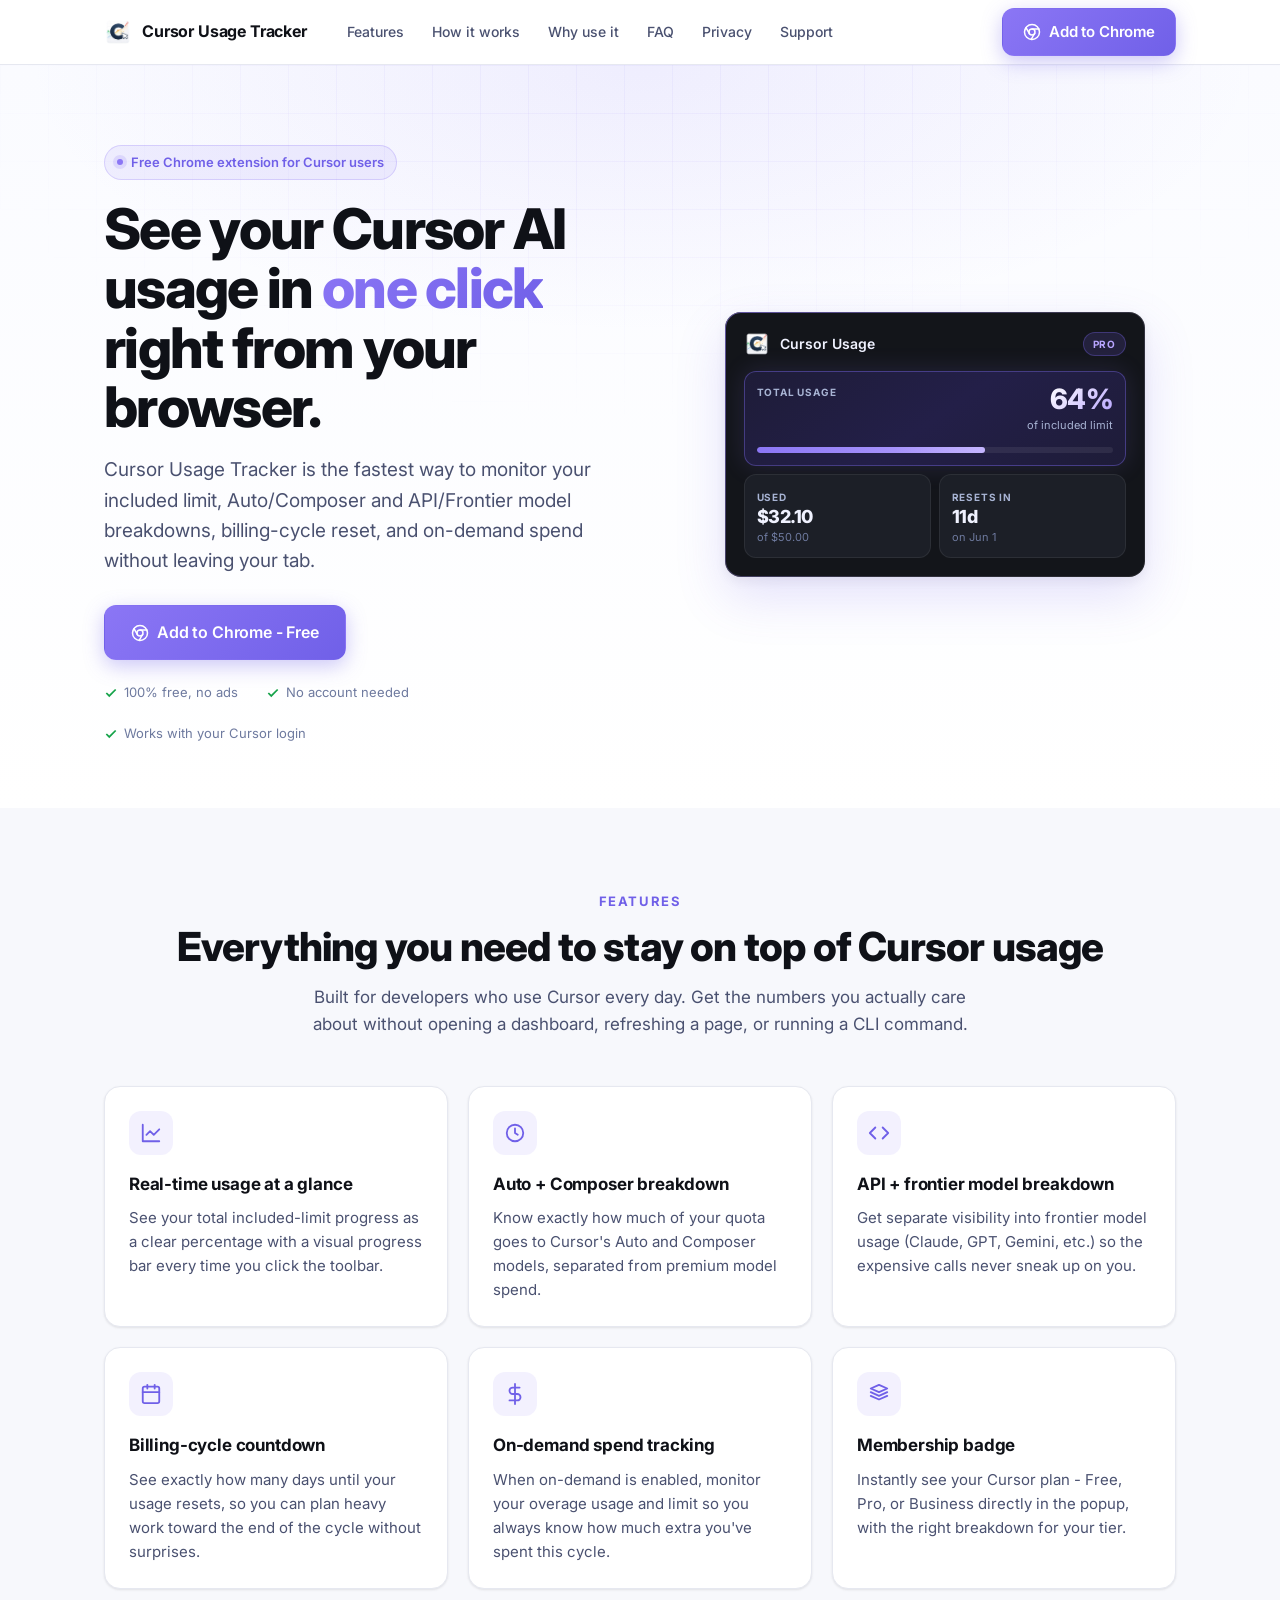
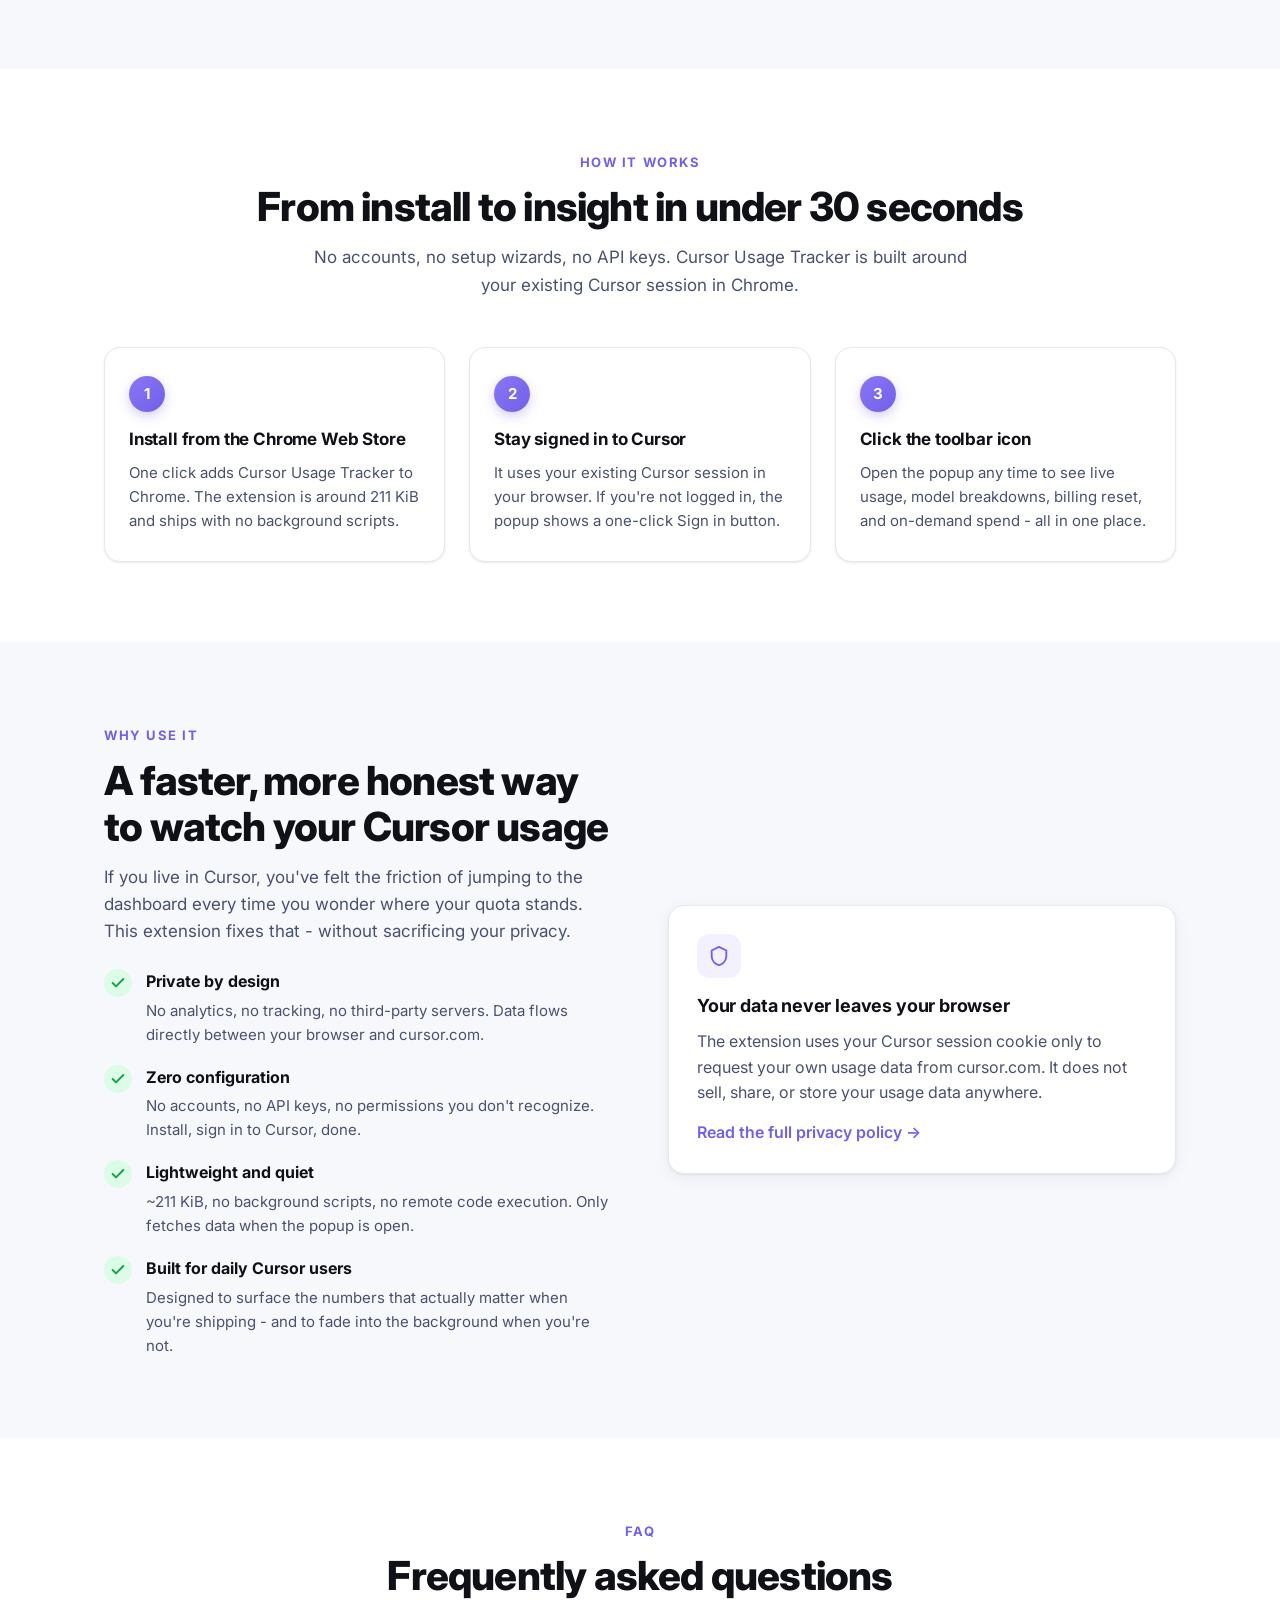
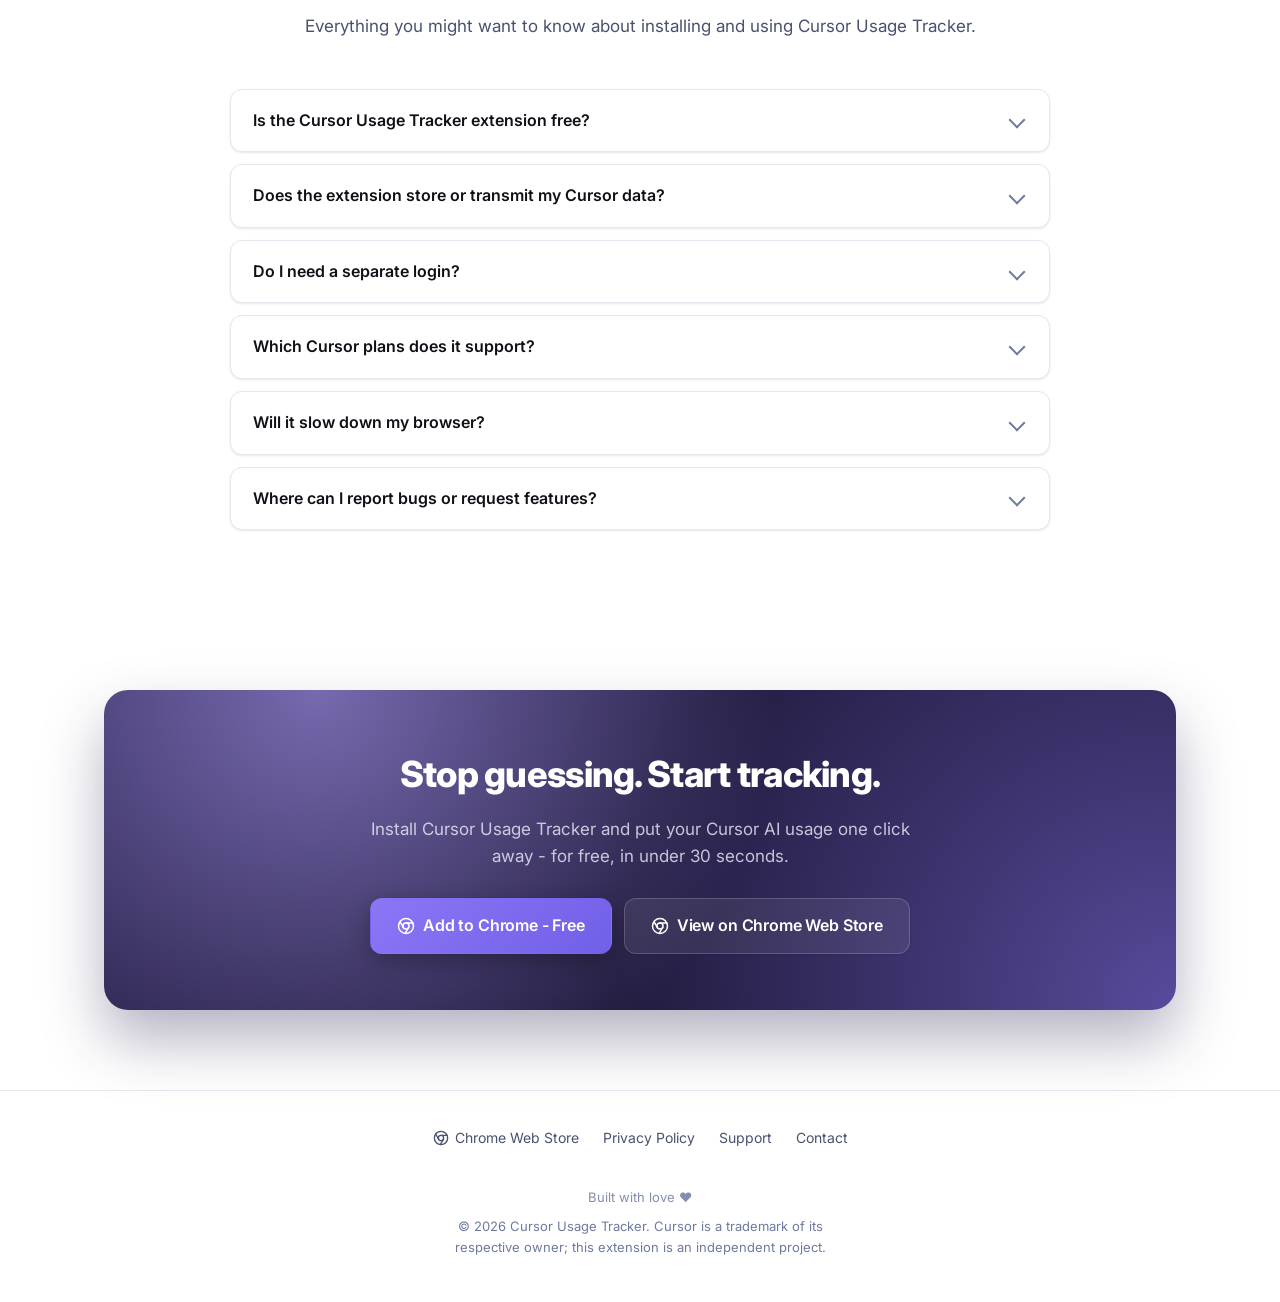
<file: index.html>
<!doctype html>
<html lang="en">
  <head>
    <meta charset="utf-8">
    <meta name="viewport" content="width=device-width, initial-scale=1">
    <link rel="preload" href="/img/cursor-tracker-logo.png" as="image">
    <title>Cursor Usage Tracker - Track Your Cursor AI Usage in Real Time | Free Chrome Extension</title>
    <meta name="description" content="Cursor Usage Tracker is a free Chrome extension that shows your Cursor AI usage in one click. See included-limit progress, Auto/Composer &amp; API model breakdowns, billing reset, and on-demand spend.">
    <meta name="application-name" content="Cursor Usage Tracker">
    <meta name="author" content="Akhil">
    <meta name="keywords" content="cursor usage tracker,cursor ai usage,cursor limit tracker,cursor billing tracker,cursor extension,cursor.com usage,cursor pro usage,cursor included limit,cursor auto composer,cursor api usage">
    <meta name="robots" content="index, follow">
    <meta name="googlebot" content="index, follow, max-video-preview:-1, max-image-preview:large, max-snippet:-1">
    <meta name="theme-color" content="#8b76f5">
    <link rel="canonical" href="https://cursorusage.url2.at">
    <meta property="og:title" content="Cursor Usage Tracker - Track Your Cursor AI Usage in Real Time">
    <meta property="og:description" content="Free Chrome extension that shows your Cursor AI usage in one click. Included limit, Auto/Composer &amp; API/frontier breakdowns, billing reset, on-demand spend - all from your toolbar.">
    <meta property="og:url" content="https://cursorusage.url2.at">
    <meta property="og:site_name" content="Cursor Usage Tracker">
    <meta property="og:locale" content="en_US">
    <meta property="og:image" content="https://cursorusage.url2.at/img/cursor-tracker-logo.png">
    <meta property="og:image:alt" content="Cursor Usage Tracker logo">
    <meta property="og:type" content="website">
    <meta name="twitter:card" content="summary_large_image">
    <meta name="twitter:title" content="Cursor Usage Tracker - Track Your Cursor AI Usage in Real Time">
    <meta name="twitter:description" content="Free Chrome extension. See your Cursor AI usage, model breakdowns, billing reset, and on-demand spend in one click.">
    <meta name="twitter:image" content="https://cursorusage.url2.at/img/cursor-tracker-logo.png">
    <meta name="twitter:image:alt" content="Cursor Usage Tracker logo">
    <link rel="icon" href="/img/cursor-tracker-logo.png" type="image/png">
    <link rel="apple-touch-icon" href="/img/cursor-tracker-logo.png">
    <link rel="preconnect" href="https://fonts.googleapis.com">
    <link rel="preconnect" href="https://fonts.gstatic.com" crossorigin>
    <link rel="stylesheet" href="https://fonts.googleapis.com/css2?family=Inter:wght@400;500;600;700;800&display=swap">
    <link rel="stylesheet" href="/css/base.css">
    <link rel="stylesheet" href="/css/cursor-tracker.css">
  </head>
  <body>
    <div class="ctRoot" style="font-family:var(--font-ct-inter), Inter, system-ui, -apple-system, BlinkMacSystemFont, &#x27;Segoe UI&#x27;, sans-serif;width:100%;flex:1;min-height:100vh">
      <script type="application/ld+json">{"@context":"https://schema.org","@type":"SoftwareApplication","name":"Cursor Usage Tracker","alternateName":"Cursor Usage Tracker Chrome Extension","applicationCategory":"BrowserApplication","applicationSubCategory":"DeveloperApplication","operatingSystem":"Chrome","url":"https://cursorusage.url2.at/","downloadUrl":"https://chromewebstore.google.com/detail/mkoaccpgncendaeaahmghanijlfiogpo","installUrl":"https://chromewebstore.google.com/detail/mkoaccpgncendaeaahmghanijlfiogpo","image":"https://cursorusage.url2.at/img/cursor-tracker-logo.png","description":"Cursor Usage Tracker is a free Chrome extension that shows your Cursor AI usage in one click. See included-limit progress, Auto/Composer & API model breakdowns, billing reset, and on-demand spend.","softwareVersion":"1.0","fileSize":"211KiB","inLanguage":"en","isAccessibleForFree":true,"offers":{"@type":"Offer","price":"0","priceCurrency":"USD"},"author":{"@type":"Person","name":"Akhil","email":"solocoderdev@gmail.com"},"publisher":{"@type":"Person","name":"Akhil"}}</script>
      <script type="application/ld+json">{"@context":"https://schema.org","@type":"FAQPage","mainEntity":[{"@type":"Question","name":"Is the Cursor Usage Tracker extension free?","acceptedAnswer":{"@type":"Answer","text":"Yes. Cursor Usage Tracker is completely free. There are no paid tiers, ads, in-app purchases, or upsells. Install it from the Chrome Web Store and use every feature with no limits."}},{"@type":"Question","name":"Does the extension store or transmit my Cursor data?","acceptedAnswer":{"@type":"Answer","text":"The toolbar popup fetches usage from cursor.com using your existing browser session and keeps it in memory. Nothing is sent to our servers."}},{"@type":"Question","name":"Do I need a separate login?","acceptedAnswer":{"@type":"Answer","text":"No. The extension uses your existing Cursor session, and there is no account on this site."}},{"@type":"Question","name":"Which Cursor plans does it support?","acceptedAnswer":{"@type":"Answer","text":"Cursor Usage Tracker works with all Cursor plans, including Free, Pro, and Business. Your membership type is shown as a badge in the popup, and the appropriate breakdowns (Auto/Composer, API/frontier, on-demand) appear based on your plan."}},{"@type":"Question","name":"Will it slow down my browser?","acceptedAnswer":{"@type":"Answer","text":"No. The extension is lightweight (around 211 KiB) with no background scripts and no remote code. It only fetches usage data when you open the toolbar popup, so it has no measurable impact on browser performance."}},{"@type":"Question","name":"Where can I report bugs or request features?","acceptedAnswer":{"@type":"Answer","text":"Email solocoderdev@gmail.com or use the support link on the Chrome Web Store listing. Feature requests and bug reports are very welcome."}}]}</script>
      <a href="#main" class="sr-only">Skip to main content</a>
      <header class="site-header" role="banner">
        <div class="container nav"><a class="brand" href="/" aria-label="Cursor Usage Tracker home"><img src="/img/cursor-tracker-logo.png" alt="" width="28" height="28" decoding="async"><span>Cursor Usage Tracker</span></a><nav class="nav-links" aria-label="Primary"><a href="#features">Features</a><a href="#how-it-works">How it works</a><a href="#why">Why use it</a><a href="#faq">FAQ</a><a href="/privacy">Privacy</a><a href="/support">Support</a></nav><div class="nav-cta"><a class="btn btn-primary" href="https://chromewebstore.google.com/detail/mkoaccpgncendaeaahmghanijlfiogpo?utm_source=item-share-cb" target="_blank" rel="noopener noreferrer" aria-label="Add Cursor Usage Tracker to Chrome"><svg class="chrome-icon" xmlns="http://www.w3.org/2000/svg" viewBox="0 0 24 24" fill="none" stroke="currentColor" stroke-width="2" stroke-linecap="round" stroke-linejoin="round" aria-hidden="true"><circle cx="12" cy="12" r="10"></circle><circle cx="12" cy="12" r="4"></circle><line x1="21.17" y1="8" x2="12" y2="8"></line><line x1="3.95" y1="6.06" x2="8.54" y2="14"></line><line x1="10.88" y1="21.94" x2="15.46" y2="14"></line></svg>Add to Chrome</a></div></div>
      </header>
      <main id="main">
        <section class="hero" aria-labelledby="hero-title">
          <div class="container hero-inner">
            <div><span class="hero-eyebrow"><span class="dot" aria-hidden="true"></span> Free Chrome extension for Cursor users</span><h1 id="hero-title">See your Cursor AI usage in <span class="accent">one click</span> right from your browser.</h1><p class="hero-sub">Cursor Usage Tracker is the fastest way to monitor your included limit, Auto/Composer and API/Frontier model breakdowns, billing-cycle reset, and on-demand spend without leaving your tab.</p><div class="hero-ctas"><a class="btn btn-primary btn-lg" href="https://chromewebstore.google.com/detail/mkoaccpgncendaeaahmghanijlfiogpo?utm_source=item-share-cb" target="_blank" rel="noopener noreferrer"><svg class="chrome-icon" xmlns="http://www.w3.org/2000/svg" viewBox="0 0 24 24" fill="none" stroke="currentColor" stroke-width="2" stroke-linecap="round" stroke-linejoin="round" aria-hidden="true"><circle cx="12" cy="12" r="10"></circle><circle cx="12" cy="12" r="4"></circle><line x1="21.17" y1="8" x2="12" y2="8"></line><line x1="3.95" y1="6.06" x2="8.54" y2="14"></line><line x1="10.88" y1="21.94" x2="15.46" y2="14"></line></svg>Add to Chrome - Free</a></div><div class="hero-meta" aria-label="Key facts"><span><svg viewBox="0 0 24 24" fill="none" stroke="currentColor" stroke-width="3" aria-hidden="true"><polyline points="20 6 9 17 4 12"></polyline></svg> 100% free, no ads</span><span><svg viewBox="0 0 24 24" fill="none" stroke="currentColor" stroke-width="3" aria-hidden="true"><polyline points="20 6 9 17 4 12"></polyline></svg> No account needed</span><span><svg viewBox="0 0 24 24" fill="none" stroke="currentColor" stroke-width="3" aria-hidden="true"><polyline points="20 6 9 17 4 12"></polyline></svg> Works with your Cursor login</span></div></div>
            <div class="hero-preview" aria-hidden="true">
              <div class="preview-card">
                <div class="preview-head"><img src="/img/cursor-tracker-logo.png" alt=""><span class="title">Cursor Usage</span><span class="badge">Pro</span></div>
                <div class="pv-card">
                  <div class="pv-row"><span class="pv-label">Total usage</span><span class="pv-value">64%</span></div>
                  <div class="pv-sub" style="text-align:right">of included limit</div>
                  <div class="pv-track">
                    <div class="pv-fill"></div>
                  </div>
                </div>
                <div class="pv-grid">
                  <div class="pv-mini"><span class="pv-label">Used</span><div class="pv-value">$32.10</div><div class="pv-sub">of $50.00</div></div>
                  <div class="pv-mini"><span class="pv-label">Resets in</span><div class="pv-value">11d</div><div class="pv-sub">on Jun 1</div></div>
                </div>
              </div>
            </div>
          </div>
        </section>
        <section id="features" class="alt" aria-labelledby="features-title">
          <div class="container">
            <div class="section-head"><span class="section-eyebrow">Features</span><h2 id="features-title" class="section-title">Everything you need to stay on top of Cursor usage</h2><p class="section-lede">Built for developers who use Cursor every day. Get the numbers you actually care about without opening a dashboard, refreshing a page, or running a CLI command.</p></div>
            <div class="features-grid">
              <article class="feature-card">
                <div class="feature-icon" aria-hidden="true">
                  <svg viewBox="0 0 24 24" fill="none" stroke="currentColor" stroke-width="2" stroke-linecap="round" stroke-linejoin="round"><path d="M3 3v18h18"></path><path d="M7 14l4-4 4 4 6-6"></path></svg>
                </div>
                <h3>Real-time usage at a glance</h3>
                <p>See your total included-limit progress as a clear percentage with a visual progress bar every time you click the toolbar.</p>
              </article>
              <article class="feature-card">
                <div class="feature-icon" aria-hidden="true">
                  <svg viewBox="0 0 24 24" fill="none" stroke="currentColor" stroke-width="2" stroke-linecap="round" stroke-linejoin="round"><circle cx="12" cy="12" r="9"></circle><path d="M12 7v5l3 2"></path></svg>
                </div>
                <h3>Auto + Composer breakdown</h3>
                <p>Know exactly how much of your quota goes to Cursor&#x27;s Auto and Composer models, separated from premium model spend.</p>
              </article>
              <article class="feature-card">
                <div class="feature-icon" aria-hidden="true">
                  <svg viewBox="0 0 24 24" fill="none" stroke="currentColor" stroke-width="2" stroke-linecap="round" stroke-linejoin="round"><polyline points="16 18 22 12 16 6"></polyline><polyline points="8 6 2 12 8 18"></polyline></svg>
                </div>
                <h3>API + frontier model breakdown</h3>
                <p>Get separate visibility into frontier model usage (Claude, GPT, Gemini, etc.) so the expensive calls never sneak up on you.</p>
              </article>
              <article class="feature-card">
                <div class="feature-icon" aria-hidden="true">
                  <svg viewBox="0 0 24 24" fill="none" stroke="currentColor" stroke-width="2" stroke-linecap="round" stroke-linejoin="round"><rect x="3" y="4" width="18" height="18" rx="2"></rect><line x1="16" y1="2" x2="16" y2="6"></line><line x1="8" y1="2" x2="8" y2="6"></line><line x1="3" y1="10" x2="21" y2="10"></line></svg>
                </div>
                <h3>Billing-cycle countdown</h3>
                <p>See exactly how many days until your usage resets, so you can plan heavy work toward the end of the cycle without surprises.</p>
              </article>
              <article class="feature-card">
                <div class="feature-icon" aria-hidden="true">
                  <svg viewBox="0 0 24 24" fill="none" stroke="currentColor" stroke-width="2" stroke-linecap="round" stroke-linejoin="round"><path d="M12 1v22"></path><path d="M17 5H9.5a3.5 3.5 0 0 0 0 7h5a3.5 3.5 0 0 1 0 7H6"></path></svg>
                </div>
                <h3>On-demand spend tracking</h3>
                <p>When on-demand is enabled, monitor your overage usage and limit so you always know how much extra you&#x27;ve spent this cycle.</p>
              </article>
              <article class="feature-card">
                <div class="feature-icon" aria-hidden="true">
                  <svg viewBox="0 0 24 24" fill="none" stroke="currentColor" stroke-width="2" stroke-linecap="round" stroke-linejoin="round"><path d="M12 2l9 4-9 4-9-4 9-4z"></path><path d="M3 10l9 4 9-4"></path><path d="M3 14l9 4 9-4"></path></svg>
                </div>
                <h3>Membership badge</h3>
                <p>Instantly see your Cursor plan - Free, Pro, or Business directly in the popup, with the right breakdown for your tier.</p>
              </article>
            </div>
          </div>
        </section>
        <section id="how-it-works" aria-labelledby="how-title">
          <div class="container">
            <div class="section-head"><span class="section-eyebrow">How it works</span><h2 id="how-title" class="section-title">From install to insight in under 30 seconds</h2><p class="section-lede">No accounts, no setup wizards, no API keys. Cursor Usage Tracker is built around your existing Cursor session in Chrome.</p></div>
            <div class="steps-grid">
              <article class="step-card">
                <div class="step-num" aria-hidden="true">1</div>
                <h3>Install from the Chrome Web Store</h3>
                <p>One click adds Cursor Usage Tracker to Chrome. The extension is around 211 KiB and ships with no background scripts.</p>
              </article>
              <article class="step-card">
                <div class="step-num" aria-hidden="true">2</div>
                <h3>Stay signed in to Cursor</h3>
                <p>It uses your existing Cursor session in your browser. If you&#x27;re not logged in, the popup shows a one-click Sign in button.</p>
              </article>
              <article class="step-card">
                <div class="step-num" aria-hidden="true">3</div>
                <h3>Click the toolbar icon</h3>
                <p>Open the popup any time to see live usage, model breakdowns, billing reset, and on-demand spend - all in one place.</p>
              </article>
            </div>
          </div>
        </section>
        <section id="why" class="alt" aria-labelledby="why-title">
          <div class="container">
            <div class="why-grid">
              <div><span class="section-eyebrow">Why use it</span><h2 id="why-title" class="section-title">A faster, more honest way to watch your Cursor usage</h2><p style="margin:0;color:var(--text-2);font-size:17px">If you live in Cursor, you&#x27;ve felt the friction of jumping to the dashboard every time you wonder where your quota stands. This extension fixes that - without sacrificing your privacy.</p><ul class="why-list"><li><span class="check" aria-hidden="true"><svg viewBox="0 0 24 24" fill="none" stroke="currentColor" stroke-width="3" stroke-linecap="round" stroke-linejoin="round" aria-hidden="true"><polyline points="20 6 9 17 4 12"></polyline></svg></span><div><h3>Private by design</h3><p>No analytics, no tracking, no third-party servers. Data flows directly between your browser and cursor.com.</p></div></li><li><span class="check" aria-hidden="true"><svg viewBox="0 0 24 24" fill="none" stroke="currentColor" stroke-width="3" stroke-linecap="round" stroke-linejoin="round" aria-hidden="true"><polyline points="20 6 9 17 4 12"></polyline></svg></span><div><h3>Zero configuration</h3><p>No accounts, no API keys, no permissions you don&#x27;t recognize. Install, sign in to Cursor, done.</p></div></li><li><span class="check" aria-hidden="true"><svg viewBox="0 0 24 24" fill="none" stroke="currentColor" stroke-width="3" stroke-linecap="round" stroke-linejoin="round" aria-hidden="true"><polyline points="20 6 9 17 4 12"></polyline></svg></span><div><h3>Lightweight and quiet</h3><p>~211 KiB, no background scripts, no remote code execution. Only fetches data when the popup is open.</p></div></li><li><span class="check" aria-hidden="true"><svg viewBox="0 0 24 24" fill="none" stroke="currentColor" stroke-width="3" stroke-linecap="round" stroke-linejoin="round" aria-hidden="true"><polyline points="20 6 9 17 4 12"></polyline></svg></span><div><h3>Built for daily Cursor users</h3><p>Designed to surface the numbers that actually matter when you&#x27;re shipping - and to fade into the background when you&#x27;re not.</p></div></li></ul></div>
              <aside class="privacy-callout" aria-labelledby="privacy-title"><div class="icon" aria-hidden="true"><svg viewBox="0 0 24 24" fill="none" stroke="currentColor" stroke-width="2" stroke-linecap="round" stroke-linejoin="round"><path d="M12 2l8 4v6c0 5-3.5 9-8 10-4.5-1-8-5-8-10V6l8-4z"></path></svg></div><h3 id="privacy-title">Your data never leaves your browser</h3><p>The extension uses your Cursor session cookie only to request your own usage data from cursor.com. It does not sell, share, or store your usage data anywhere.</p><a href="/privacy" rel="noopener">Read the full privacy policy →</a></aside>
            </div>
          </div>
        </section>
        <section id="faq" aria-labelledby="faq-title">
          <div class="container">
            <div class="section-head"><span class="section-eyebrow">FAQ</span><h2 id="faq-title" class="section-title">Frequently asked questions</h2><p class="section-lede">Everything you might want to know about installing and using Cursor Usage Tracker.</p></div>
            <div class="faq-list">
              <details class="faq-item">
                <summary>Is the Cursor Usage Tracker extension free?</summary>
                <div class="faq-answer">
                  <p>Yes. Cursor Usage Tracker is completely free. There are no paid tiers, ads, in-app purchases, or upsells. Install it from the Chrome Web Store and use every feature with no limits.</p>
                </div>
              </details>
              <details class="faq-item">
                <summary>Does the extension store or transmit my Cursor data?</summary>
                <div class="faq-answer">
                  <p>The toolbar popup fetches usage from cursor.com using your existing browser session and keeps it in memory. Nothing is sent to our servers.</p>
                </div>
              </details>
              <details class="faq-item">
                <summary>Do I need a separate login?</summary>
                <div class="faq-answer">
                  <p>No. The extension uses your existing Cursor session, and there is no account on this site.</p>
                </div>
              </details>
              <details class="faq-item">
                <summary>Which Cursor plans does it support?</summary>
                <div class="faq-answer">
                  <p>Cursor Usage Tracker works with all Cursor plans, including Free, Pro, and Business. Your membership type is shown as a badge in the popup, and the appropriate breakdowns (Auto/Composer, API/frontier, on-demand) appear based on your plan.</p>
                </div>
              </details>
              <details class="faq-item">
                <summary>Will it slow down my browser?</summary>
                <div class="faq-answer">
                  <p>No. The extension is lightweight (around 211 KiB) with no background scripts and no remote code. It only fetches usage data when you open the toolbar popup, so it has no measurable impact on browser performance.</p>
                </div>
              </details>
              <details class="faq-item">
                <summary>Where can I report bugs or request features?</summary>
                <div class="faq-answer">
                  <p>Email <a href="mailto:solocoderdev@gmail.com">solocoderdev@gmail.com</a> or use the support link on the Chrome Web Store listing. Feature requests and bug reports are very welcome.</p>
                </div>
              </details>
            </div>
          </div>
        </section>
        <section aria-labelledby="cta-title">
          <div class="container">
            <div class="cta-banner">
              <h2 id="cta-title">Stop guessing. Start tracking.</h2>
              <p>Install Cursor Usage Tracker and put your Cursor AI usage one click away - for free, in under 30 seconds.</p>
              <div class="cta-ctas"><a class="btn btn-primary btn-lg" href="https://chromewebstore.google.com/detail/mkoaccpgncendaeaahmghanijlfiogpo?utm_source=item-share-cb" target="_blank" rel="noopener noreferrer"><svg class="chrome-icon" xmlns="http://www.w3.org/2000/svg" viewBox="0 0 24 24" fill="none" stroke="currentColor" stroke-width="2" stroke-linecap="round" stroke-linejoin="round" aria-hidden="true"><circle cx="12" cy="12" r="10"></circle><circle cx="12" cy="12" r="4"></circle><line x1="21.17" y1="8" x2="12" y2="8"></line><line x1="3.95" y1="6.06" x2="8.54" y2="14"></line><line x1="10.88" y1="21.94" x2="15.46" y2="14"></line></svg>Add to Chrome - Free</a><a class="btn btn-secondary btn-lg" href="https://chromewebstore.google.com/detail/mkoaccpgncendaeaahmghanijlfiogpo?utm_source=item-share-cb" target="_blank" rel="noopener noreferrer"><svg class="chrome-icon" xmlns="http://www.w3.org/2000/svg" viewBox="0 0 24 24" fill="none" stroke="currentColor" stroke-width="2" stroke-linecap="round" stroke-linejoin="round" aria-hidden="true"><circle cx="12" cy="12" r="10"></circle><circle cx="12" cy="12" r="4"></circle><line x1="21.17" y1="8" x2="12" y2="8"></line><line x1="3.95" y1="6.06" x2="8.54" y2="14"></line><line x1="10.88" y1="21.94" x2="15.46" y2="14"></line></svg>View on Chrome Web Store</a></div>
            </div>
          </div>
        </section>
      </main>
      <footer class="site-footer" role="contentinfo">
        <div class="container footer-inner">
          <nav class="footer-links" aria-label="Footer"><a class="chrome-link" href="https://chromewebstore.google.com/detail/mkoaccpgncendaeaahmghanijlfiogpo?utm_source=item-share-cb" target="_blank" rel="noopener noreferrer"><svg class="chrome-icon" xmlns="http://www.w3.org/2000/svg" viewBox="0 0 24 24" fill="none" stroke="currentColor" stroke-width="2" stroke-linecap="round" stroke-linejoin="round" aria-hidden="true"><circle cx="12" cy="12" r="10"></circle><circle cx="12" cy="12" r="4"></circle><line x1="21.17" y1="8" x2="12" y2="8"></line><line x1="3.95" y1="6.06" x2="8.54" y2="14"></line><line x1="10.88" y1="21.94" x2="15.46" y2="14"></line></svg>Chrome Web Store</a><a href="/privacy">Privacy Policy</a><a href="/support">Support</a><a href="mailto:solocoderdev@gmail.com">Contact</a></nav>
          <p class="footer-love">Built with love ♥</p>
          <div class="footer-copy">© <span id="year">2026</span> Cursor Usage Tracker. Cursor is a trademark of its respective owner; this extension is an independent project.</div>
        </div>
      </footer>
    </div>
    <script src="/js/site.js" defer></script>
  </body>
</html>
</file>
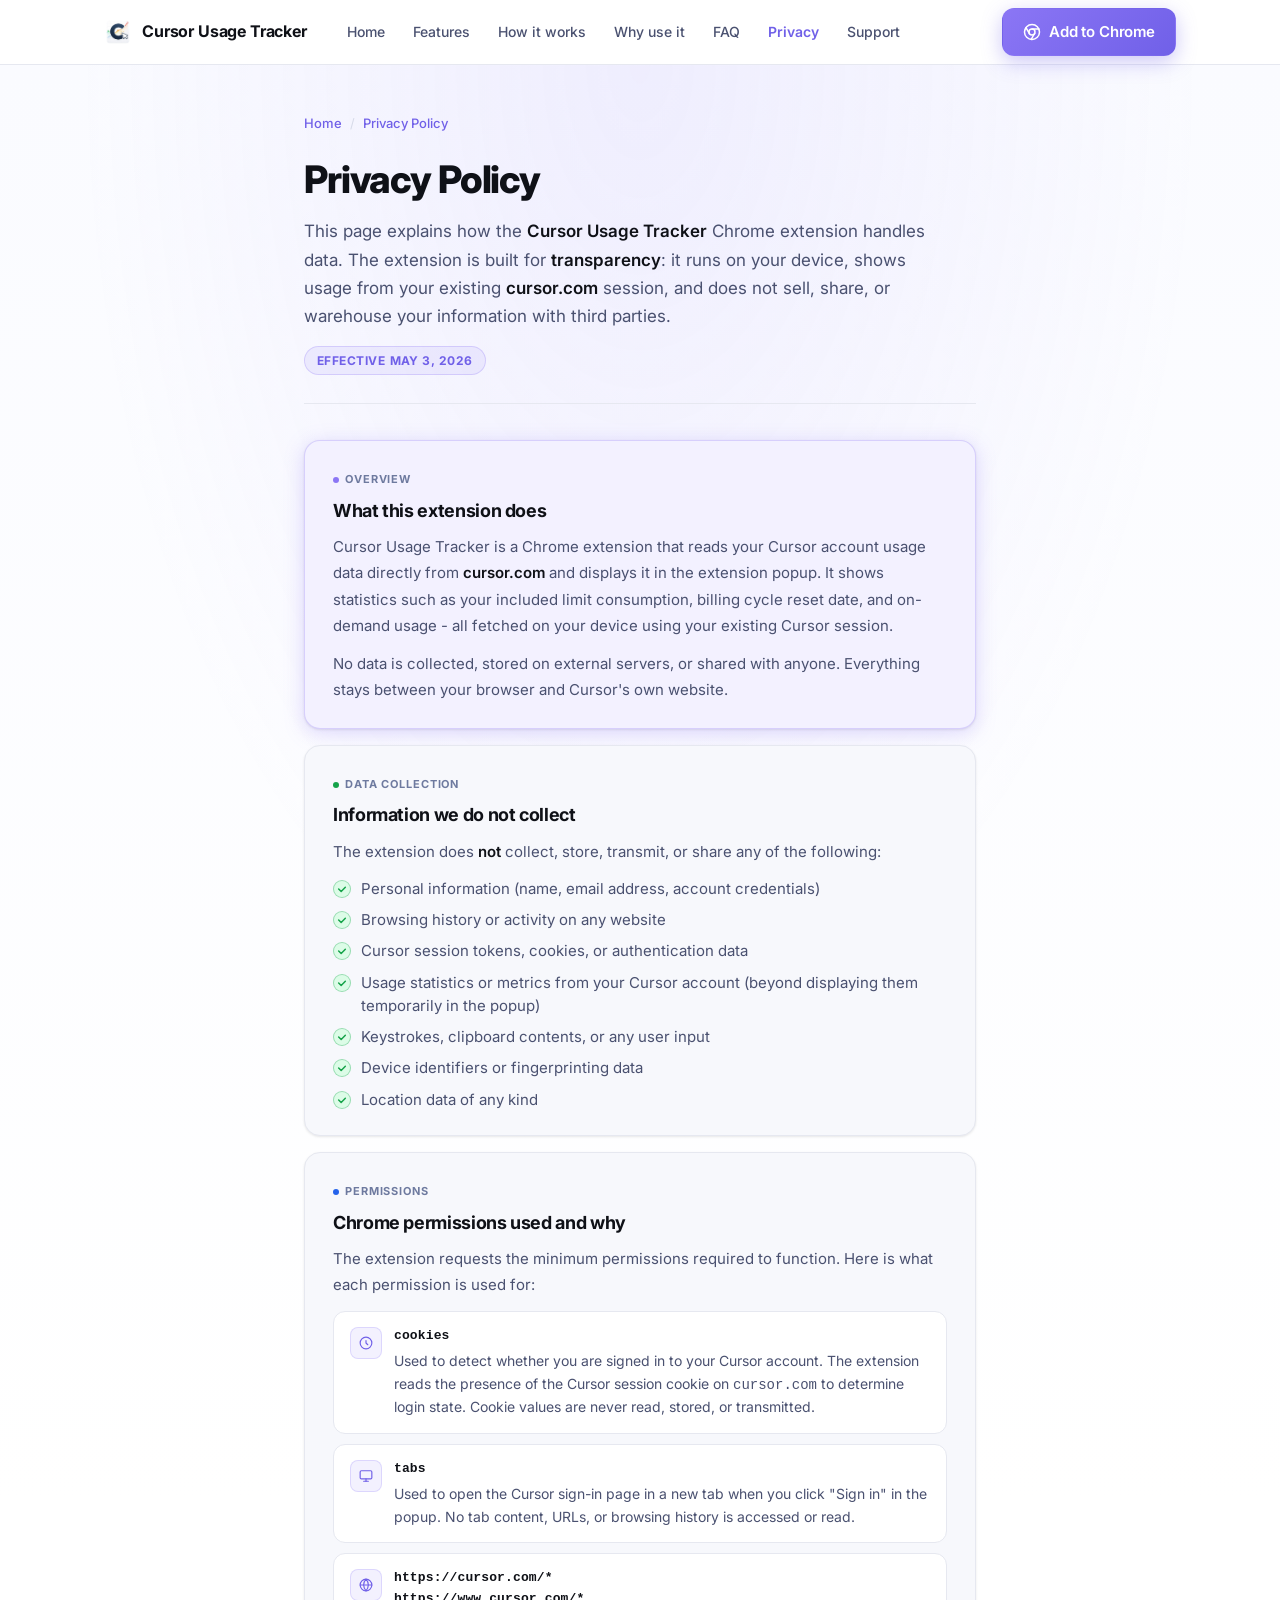
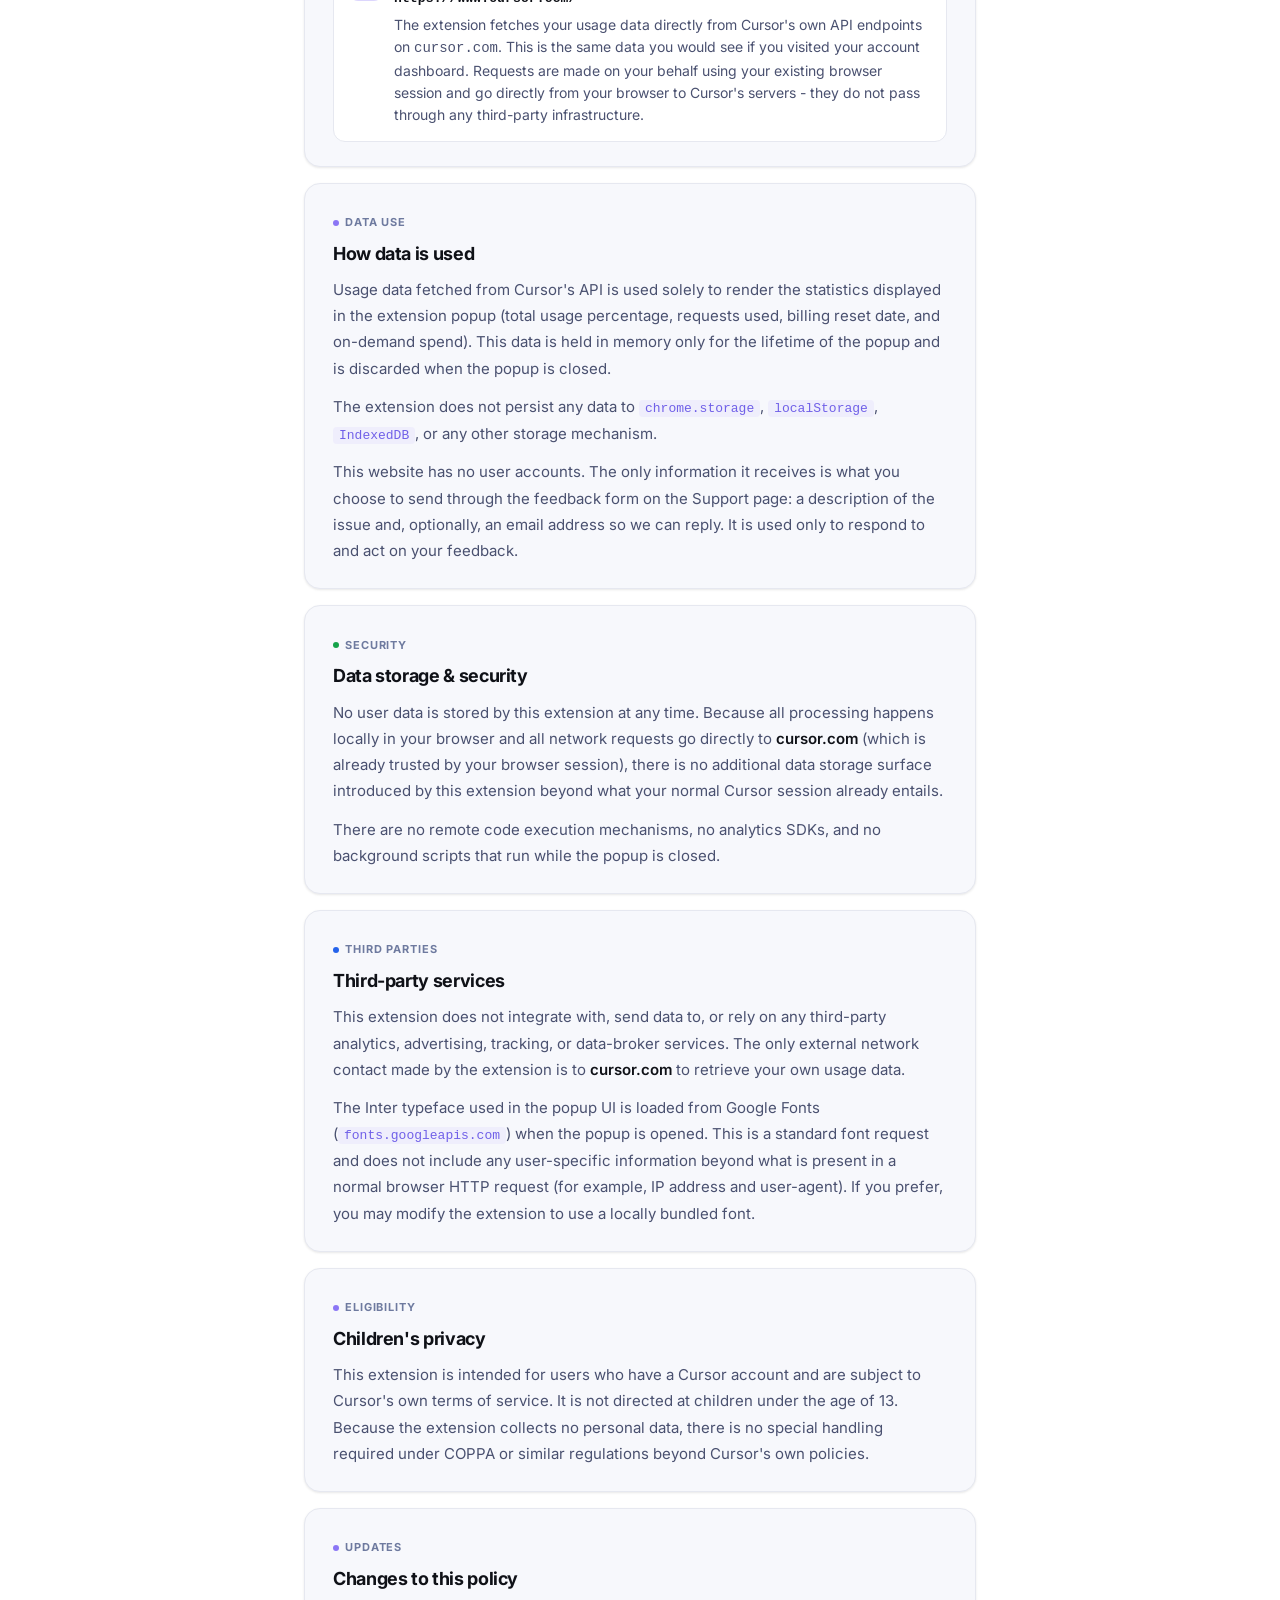
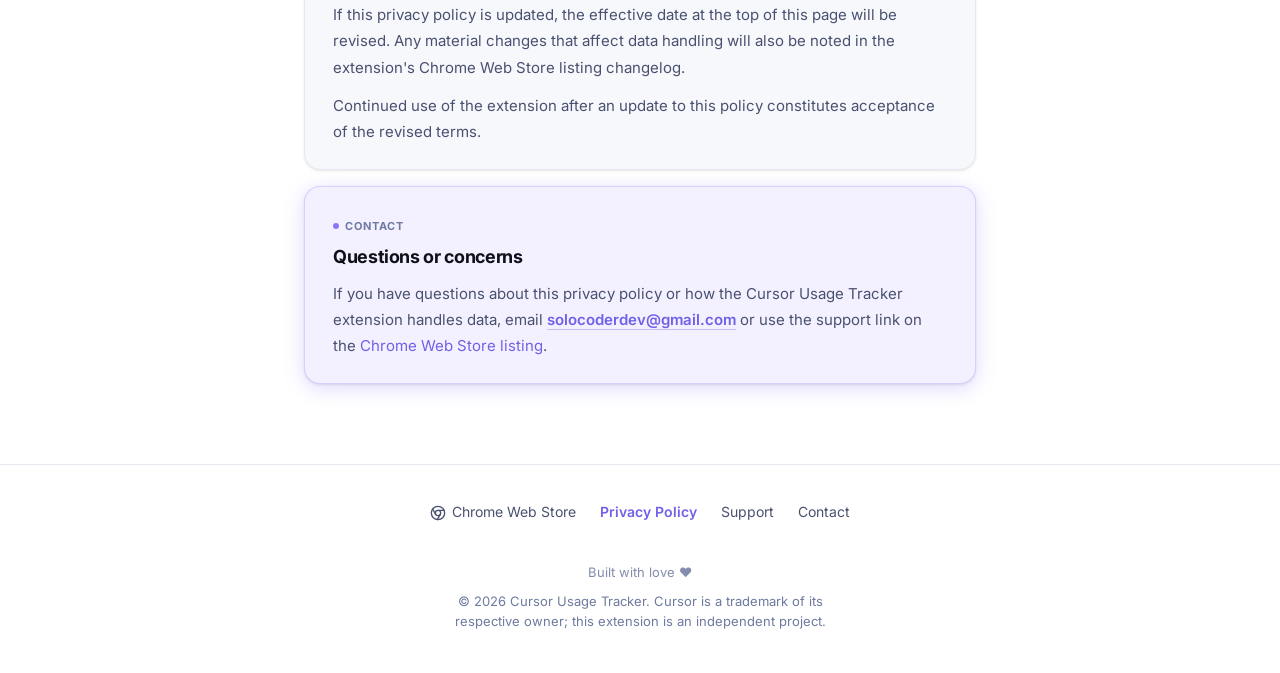
<file: privacy.html>
<!doctype html>
<html lang="en">
  <head>
    <meta charset="utf-8">
    <meta name="viewport" content="width=device-width, initial-scale=1">
    <link rel="preload" as="image" href="/img/cursor-tracker-logo.png">
    <title>Privacy Policy - Cursor Usage Tracker | Chrome Extension Data Practices &amp; Permissions</title>
    <meta name="description" content="Official privacy policy for Cursor Usage Tracker: no analytics, no third-party data sharing, minimal Chrome permissions, and usage data held in memory only. How we handle Cursor AI usage display, cookies, host access, and contact information.">
    <meta name="application-name" content="Cursor Usage Tracker">
    <meta name="author" content="Akhil">
    <meta name="keywords" content="cursor usage tracker privacy policy,cursor extension privacy,chrome extension data collection,cursor ai extension permissions,cursor.com extension privacy,no tracking extension,cursor usage tracker permissions">
    <meta name="robots" content="index, follow">
    <meta name="googlebot" content="index, follow, max-video-preview:-1, max-image-preview:large, max-snippet:-1">
    <meta name="theme-color" content="#8b76f5">
    <link rel="canonical" href="https://cursorusage.url2.at/privacy">
    <meta property="og:title" content="Privacy Policy - Cursor Usage Tracker Chrome Extension">
    <meta property="og:description" content="How Cursor Usage Tracker handles your data: local-only display, no selling or analytics, direct requests to cursor.com only, and a full breakdown of Chrome permissions.">
    <meta property="og:url" content="https://cursorusage.url2.at/privacy">
    <meta property="og:site_name" content="Cursor Usage Tracker">
    <meta property="og:locale" content="en_US">
    <meta property="og:image" content="https://cursorusage.url2.at/img/cursor-tracker-logo.png">
    <meta property="og:image:alt" content="Cursor Usage Tracker logo">
    <meta property="og:type" content="website">
    <meta name="twitter:card" content="summary_large_image">
    <meta name="twitter:title" content="Privacy Policy - Cursor Usage Tracker">
    <meta name="twitter:description" content="No third-party tracking. Learn how the extension uses permissions, memory-only usage display, and direct cursor.com API access.">
    <meta name="twitter:image" content="https://cursorusage.url2.at/img/cursor-tracker-logo.png">
    <meta name="twitter:image:alt" content="Cursor Usage Tracker logo">
    <link rel="icon" href="/img/cursor-tracker-logo.png" type="image/png">
    <link rel="apple-touch-icon" href="/img/cursor-tracker-logo.png">
    <link rel="preconnect" href="https://fonts.googleapis.com">
    <link rel="preconnect" href="https://fonts.gstatic.com" crossorigin>
    <link rel="stylesheet" href="https://fonts.googleapis.com/css2?family=Inter:wght@400;500;600;700;800&display=swap">
    <link rel="stylesheet" href="/css/base.css">
    <link rel="stylesheet" href="/css/cursor-tracker.css">
  </head>
  <body>
    <div class="ctRoot" style="font-family:var(--font-ct-inter), Inter, system-ui, -apple-system, BlinkMacSystemFont, &#x27;Segoe UI&#x27;, sans-serif;width:100%;flex:1;min-height:100vh">
      <script type="application/ld+json">{"@context":"https://schema.org","@graph":[{"@type":"WebSite","@id":"https://cursorusage.url2.at/#website","name":"Cursor Usage Tracker","url":"https://cursorusage.url2.at/","description":"Free Chrome extension that shows Cursor AI usage, limits, and billing context in one click from your toolbar.","inLanguage":"en-US"},{"@type":"WebPage","@id":"https://cursorusage.url2.at/privacy#webpage","url":"https://cursorusage.url2.at/privacy","name":"Privacy Policy - Cursor Usage Tracker Chrome Extension","description":"Privacy policy for Cursor Usage Tracker: data practices, Chrome permissions (cookies, tabs, host access), no third-party analytics, and developer contact.","isPartOf":{"@id":"https://cursorusage.url2.at/#website"},"inLanguage":"en-US","dateModified":"2026-05-03","about":{"@type":"SoftwareApplication","name":"Cursor Usage Tracker","applicationCategory":"BrowserApplication","operatingSystem":"Chrome","url":"https://cursorusage.url2.at/","downloadUrl":"https://chromewebstore.google.com/detail/mkoaccpgncendaeaahmghanijlfiogpo"}},{"@type":"BreadcrumbList","@id":"https://cursorusage.url2.at/privacy#breadcrumb","itemListElement":[{"@type":"ListItem","position":1,"name":"Home","item":"https://cursorusage.url2.at/"},{"@type":"ListItem","position":2,"name":"Privacy Policy","item":"https://cursorusage.url2.at/privacy"}]}]}</script>
      <a href="#main" class="sr-only">Skip to main content</a>
      <header class="site-header" role="banner">
        <div class="container nav"><a class="brand" href="/" aria-label="Cursor Usage Tracker home"><img src="/img/cursor-tracker-logo.png" alt="" width="28" height="28" decoding="async"><span>Cursor Usage Tracker</span></a><nav class="nav-links" aria-label="Primary"><a href="/">Home</a><a href="/#features">Features</a><a href="/#how-it-works">How it works</a><a href="/#why">Why use it</a><a href="/#faq">FAQ</a><a href="/privacy" aria-current="page">Privacy</a><a href="/support">Support</a></nav><div class="nav-cta"><a class="btn btn-primary" href="https://chromewebstore.google.com/detail/mkoaccpgncendaeaahmghanijlfiogpo?utm_source=item-share-cb" target="_blank" rel="noopener noreferrer" aria-label="Add Cursor Usage Tracker to Chrome"><svg class="chrome-icon" xmlns="http://www.w3.org/2000/svg" viewBox="0 0 24 24" fill="none" stroke="currentColor" stroke-width="2" stroke-linecap="round" stroke-linejoin="round" aria-hidden="true"><circle cx="12" cy="12" r="10"></circle><circle cx="12" cy="12" r="4"></circle><line x1="21.17" y1="8" x2="12" y2="8"></line><line x1="3.95" y1="6.06" x2="8.54" y2="14"></line><line x1="10.88" y1="21.94" x2="15.46" y2="14"></line></svg>Add to Chrome</a></div></div>
      </header>
      <main id="main" class="legal-main">
        <div class="container legal-inner">
          <nav class="breadcrumb" aria-label="Breadcrumb">
            <ol itemScope="" itemType="https://schema.org/BreadcrumbList">
              <li itemProp="itemListElement" itemScope="" itemType="https://schema.org/ListItem"><a itemProp="item" href="https://cursorusage.url2.at/"><span itemProp="name">Home</span></a><meta itemProp="position" content="1"></li>
              <li itemProp="itemListElement" itemScope="" itemType="https://schema.org/ListItem"><a itemProp="item" href="https://cursorusage.url2.at/privacy"><span itemProp="name">Privacy Policy</span></a><meta itemProp="position" content="2"></li>
            </ol>
          </nav>
          <header class="privacy-page-header">
            <h1>Privacy Policy</h1>
            <p class="privacy-lede">This page explains how the <strong>Cursor Usage Tracker</strong> Chrome extension handles data. The extension is built for <strong>transparency</strong>: it runs on your device, shows usage from your existing <strong>cursor.com</strong> session, and does not sell, share, or warehouse your information with third parties.</p>
            <div class="effective-row"><span class="badge">Effective<time dateTime="2026-05-03">May 3, 2026</time></span></div>
          </header>
          <div class="policy-sections">
            <section class="section-card accent-card" aria-labelledby="overview-heading">
              <div class="section-label"><span class="section-label-dot" aria-hidden="true"></span>Overview</div>
              <h2 id="overview-heading" class="section-title">What this extension does</h2>
              <div class="section-body">
                <p>Cursor Usage Tracker is a Chrome extension that reads your Cursor account usage data directly from <strong>cursor.com</strong> and displays it in the extension popup. It shows statistics such as your included limit consumption, billing cycle reset date, and on-demand usage - all fetched on your device using your existing Cursor session.</p>
                <p>No data is collected, stored on external servers, or shared with anyone. Everything stays between your browser and Cursor&#x27;s own website.</p>
              </div>
            </section>
            <section class="section-card" aria-labelledby="no-collect-heading">
              <div class="section-label"><span class="section-label-dot emerald" aria-hidden="true"></span>Data collection</div>
              <h2 id="no-collect-heading" class="section-title">Information we do not collect</h2>
              <div class="section-body">
                <p>The extension does <strong>not</strong> collect, store, transmit, or share any of the following:</p>
                <ul class="no-collect-list" role="list">
                  <li class="no-collect-item">Personal information (name, email address, account credentials)</li>
                  <li class="no-collect-item">Browsing history or activity on any website</li>
                  <li class="no-collect-item">Cursor session tokens, cookies, or authentication data</li>
                  <li class="no-collect-item">Usage statistics or metrics from your Cursor account (beyond displaying them temporarily in the popup)</li>
                  <li class="no-collect-item">Keystrokes, clipboard contents, or any user input</li>
                  <li class="no-collect-item">Device identifiers or fingerprinting data</li>
                  <li class="no-collect-item">Location data of any kind</li>
                </ul>
              </div>
            </section>
            <section class="section-card" aria-labelledby="permissions-heading">
              <div class="section-label"><span class="section-label-dot sky" aria-hidden="true"></span>Permissions</div>
              <h2 id="permissions-heading" class="section-title">Chrome permissions used and why</h2>
              <div class="section-body">
                <p>The extension requests the minimum permissions required to function. Here is what each permission is used for:</p>
              </div>
              <ul class="permission-list" role="list" aria-label="Extension permissions">
                <li class="permission-item"><div class="permission-icon" aria-hidden="true"><svg width="14" height="14" viewBox="0 0 24 24" fill="none" stroke="currentColor" stroke-width="2" stroke-linecap="round" stroke-linejoin="round"><path d="M12 2C6.48 2 2 6.48 2 12s4.48 10 10 10 10-4.48 10-10S17.52 2 12 2z"></path><path d="M12 8v4l3 3"></path></svg></div><div class="permission-content"><p class="permission-name">cookies</p><p class="permission-reason">Used to detect whether you are signed in to your Cursor account. The extension reads the presence of the Cursor session cookie on <code>cursor.com</code> to determine login state. Cookie values are never read, stored, or transmitted.</p></div></li>
                <li class="permission-item"><div class="permission-icon" aria-hidden="true"><svg width="14" height="14" viewBox="0 0 24 24" fill="none" stroke="currentColor" stroke-width="2" stroke-linecap="round" stroke-linejoin="round"><rect x="2" y="3" width="20" height="14" rx="2" ry="2"></rect><line x1="8" y1="21" x2="16" y2="21"></line><line x1="12" y1="17" x2="12" y2="21"></line></svg></div><div class="permission-content"><p class="permission-name">tabs</p><p class="permission-reason">Used to open the Cursor sign-in page in a new tab when you click &quot;Sign in&quot; in the popup. No tab content, URLs, or browsing history is accessed or read.</p></div></li>
                <li class="permission-item"><div class="permission-icon" aria-hidden="true"><svg width="14" height="14" viewBox="0 0 24 24" fill="none" stroke="currentColor" stroke-width="2" stroke-linecap="round" stroke-linejoin="round"><circle cx="12" cy="12" r="10"></circle><line x1="2" y1="12" x2="22" y2="12"></line><path d="M12 2a15.3 15.3 0 0 1 4 10 15.3 15.3 0 0 1-4 10 15.3 15.3 0 0 1-4-10 15.3 15.3 0 0 1 4-10z"></path></svg></div><div class="permission-content"><p class="permission-name">https://cursor.com/*<br>https://www.cursor.com/*</p><p class="permission-reason">The extension fetches your usage data directly from Cursor&#x27;s own API endpoints on <code>cursor.com</code>. This is the same data you would see if you visited your account dashboard. Requests are made on your behalf using your existing browser session and go directly from your browser to Cursor&#x27;s servers - they do not pass through any third-party infrastructure.</p></div></li>
              </ul>
            </section>
            <section class="section-card" aria-labelledby="use-heading">
              <div class="section-label"><span class="section-label-dot" aria-hidden="true"></span>Data use</div>
              <h2 id="use-heading" class="section-title">How data is used</h2>
              <div class="section-body">
                <p>Usage data fetched from Cursor&#x27;s API is used solely to render the statistics displayed in the extension popup (total usage percentage, requests used, billing reset date, and on-demand spend). This data is held in memory only for the lifetime of the popup and is discarded when the popup is closed.</p>
                <p>The extension does not persist any data to <code>chrome.storage</code>, <code>localStorage</code>, <code>IndexedDB</code>, or any other storage mechanism.</p>
                <p>This website has no user accounts. The only information it receives is what you choose to send through the feedback form on the Support page: a description of the issue and, optionally, an email address so we can reply. It is used only to respond to and act on your feedback.</p>
              </div>
            </section>
            <section class="section-card" aria-labelledby="security-heading">
              <div class="section-label"><span class="section-label-dot emerald" aria-hidden="true"></span>Security</div>
              <h2 id="security-heading" class="section-title">Data storage &amp; security</h2>
              <div class="section-body">
                <p>No user data is stored by this extension at any time. Because all processing happens locally in your browser and all network requests go directly to <strong>cursor.com</strong> (which is already trusted by your browser session), there is no additional data storage surface introduced by this extension beyond what your normal Cursor session already entails.</p>
                <p>There are no remote code execution mechanisms, no analytics SDKs, and no background scripts that run while the popup is closed.</p>
              </div>
            </section>
            <section class="section-card" aria-labelledby="third-heading">
              <div class="section-label"><span class="section-label-dot sky" aria-hidden="true"></span>Third parties</div>
              <h2 id="third-heading" class="section-title">Third-party services</h2>
              <div class="section-body">
                <p>This extension does not integrate with, send data to, or rely on any third-party analytics, advertising, tracking, or data-broker services. The only external network contact made by the extension is to <strong>cursor.com</strong> to retrieve your own usage data.</p>
                <p>The Inter typeface used in the popup UI is loaded from Google Fonts (<code>fonts.googleapis.com</code>) when the popup is opened. This is a standard font request and does not include any user-specific information beyond what is present in a normal browser HTTP request (for example, IP address and user-agent). If you prefer, you may modify the extension to use a locally bundled font.</p>
              </div>
            </section>
            <section class="section-card" aria-labelledby="children-heading">
              <div class="section-label"><span class="section-label-dot" aria-hidden="true"></span>Eligibility</div>
              <h2 id="children-heading" class="section-title">Children&#x27;s privacy</h2>
              <div class="section-body">
                <p>This extension is intended for users who have a Cursor account and are subject to Cursor&#x27;s own terms of service. It is not directed at children under the age of 13. Because the extension collects no personal data, there is no special handling required under COPPA or similar regulations beyond Cursor&#x27;s own policies.</p>
              </div>
            </section>
            <section class="section-card" aria-labelledby="changes-heading">
              <div class="section-label"><span class="section-label-dot" aria-hidden="true"></span>Updates</div>
              <h2 id="changes-heading" class="section-title">Changes to this policy</h2>
              <div class="section-body">
                <p>If this privacy policy is updated, the effective date at the top of this page will be revised. Any material changes that affect data handling will also be noted in the extension&#x27;s Chrome Web Store listing changelog.</p>
                <p>Continued use of the extension after an update to this policy constitutes acceptance of the revised terms.</p>
              </div>
            </section>
            <section class="section-card accent-card" aria-labelledby="contact-heading">
              <div class="section-label"><span class="section-label-dot" aria-hidden="true"></span>Contact</div>
              <h2 id="contact-heading" class="section-title">Questions or concerns</h2>
              <div class="section-body">
                <p>If you have questions about this privacy policy or how the Cursor Usage Tracker extension handles data, email <a class="contact-link" href="mailto:solocoderdev@gmail.com">solocoderdev@gmail.com</a> or use the support link on the <a href="https://chromewebstore.google.com/detail/mkoaccpgncendaeaahmghanijlfiogpo?utm_source=item-share-cb" target="_blank" rel="noopener noreferrer">Chrome Web Store listing</a>.</p>
              </div>
            </section>
          </div>
        </div>
      </main>
      <footer class="site-footer" role="contentinfo">
        <div class="container footer-inner">
          <nav class="footer-links" aria-label="Footer"><a class="chrome-link" href="https://chromewebstore.google.com/detail/mkoaccpgncendaeaahmghanijlfiogpo?utm_source=item-share-cb" target="_blank" rel="noopener noreferrer"><svg class="chrome-icon" xmlns="http://www.w3.org/2000/svg" viewBox="0 0 24 24" fill="none" stroke="currentColor" stroke-width="2" stroke-linecap="round" stroke-linejoin="round" aria-hidden="true"><circle cx="12" cy="12" r="10"></circle><circle cx="12" cy="12" r="4"></circle><line x1="21.17" y1="8" x2="12" y2="8"></line><line x1="3.95" y1="6.06" x2="8.54" y2="14"></line><line x1="10.88" y1="21.94" x2="15.46" y2="14"></line></svg>Chrome Web Store</a><a href="/privacy" aria-current="page">Privacy Policy</a><a href="/support">Support</a><a href="mailto:solocoderdev@gmail.com">Contact</a></nav>
          <p class="footer-love">Built with love ♥</p>
          <div class="footer-copy">© <span id="year">2026</span> Cursor Usage Tracker. Cursor is a trademark of its respective owner; this extension is an independent project.</div>
        </div>
      </footer>
    </div>
    <script src="/js/site.js" defer></script>
  </body>
</html>
</file>
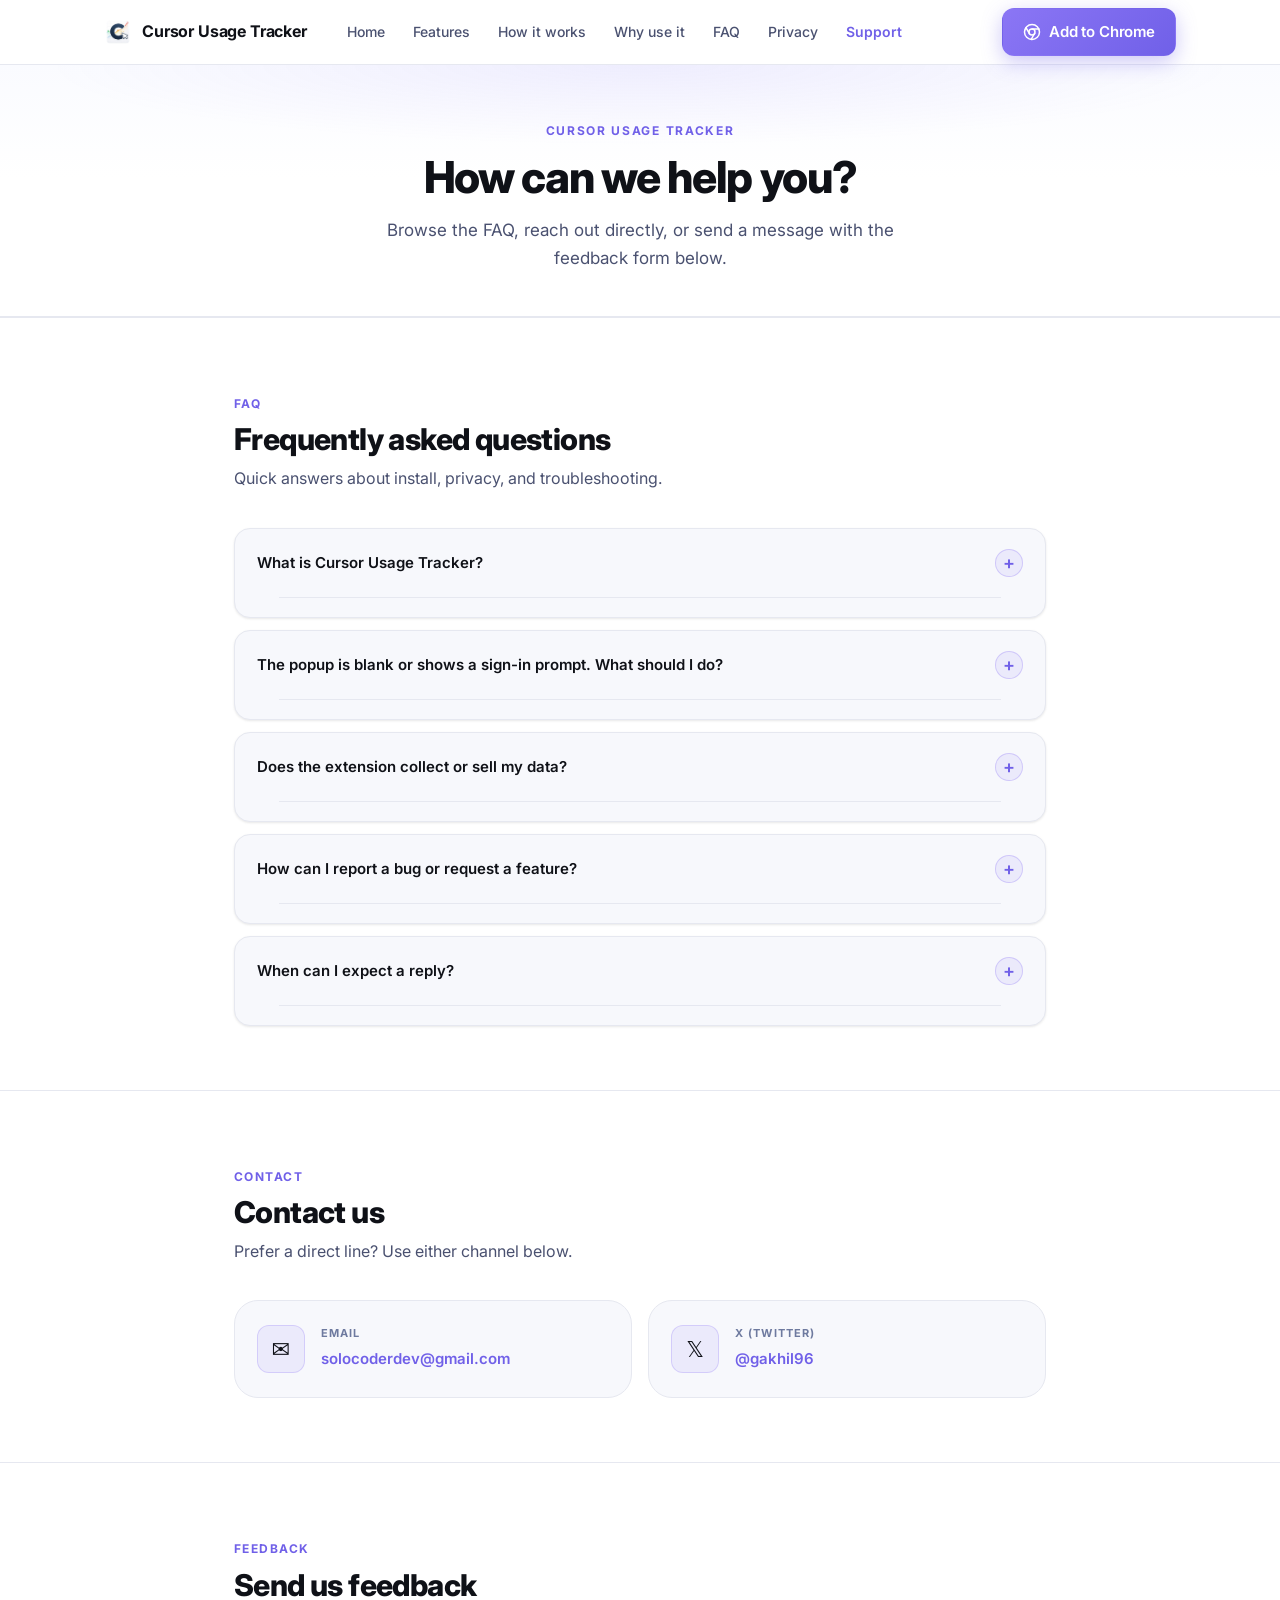
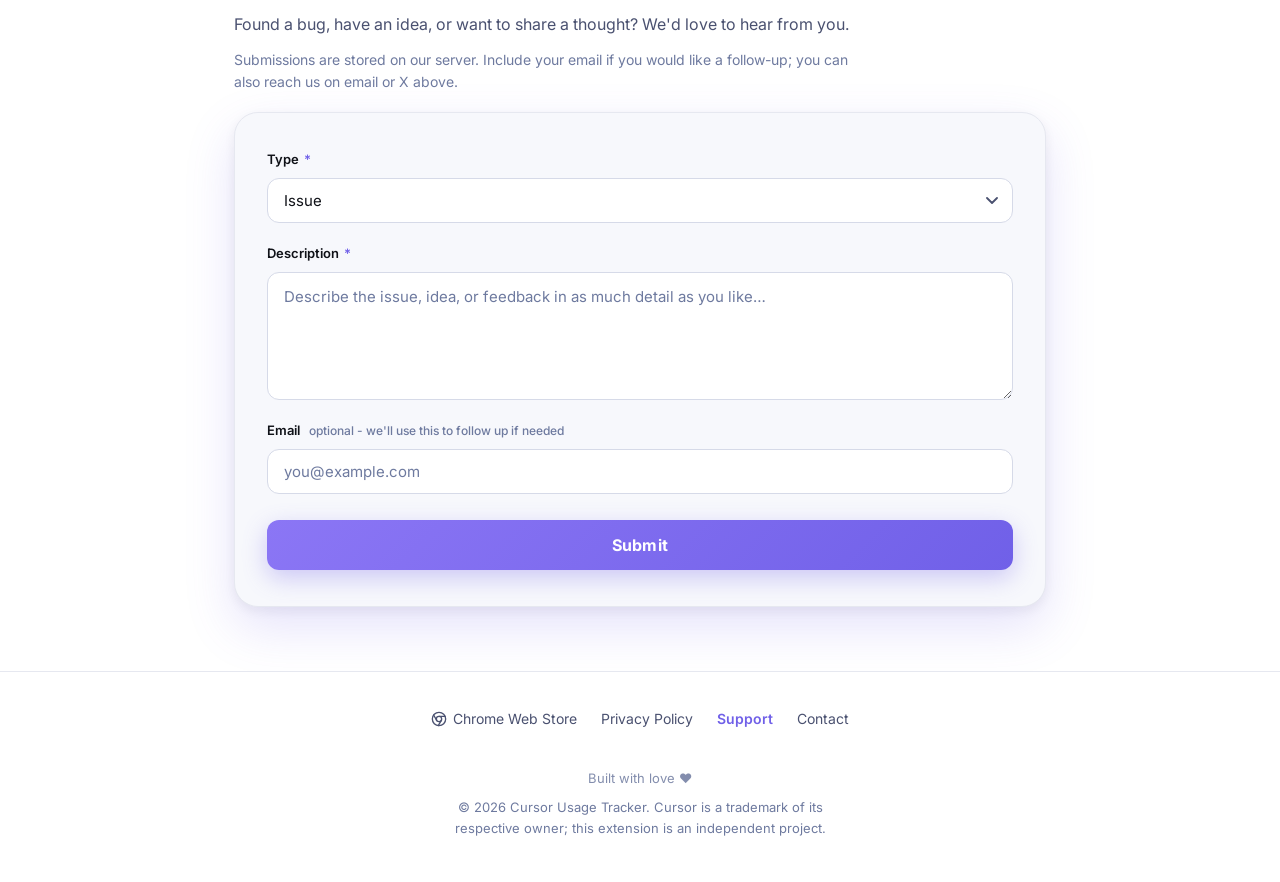
<file: support.html>
<!doctype html>
<html lang="en">
  <head>
    <meta charset="utf-8">
    <meta name="viewport" content="width=device-width, initial-scale=1">
    <link rel="preload" as="image" href="/img/cursor-tracker-logo.png">
    <title>Support - Cursor Usage Tracker | Help, FAQ &amp; Feedback</title>
    <meta name="description" content="Get help with Cursor Usage Tracker: FAQ, contact options, and a feedback form for bugs and feature requests. Free Chrome extension for Cursor AI usage.">
    <meta name="application-name" content="Cursor Usage Tracker">
    <meta name="author" content="Akhil">
    <meta name="keywords" content="cursor usage tracker support,cursor extension help,cursor ai usage extension contact,cursor usage tracker feedback,chrome extension support">
    <meta name="robots" content="index, follow">
    <meta name="googlebot" content="index, follow, max-video-preview:-1, max-image-preview:large, max-snippet:-1">
    <meta name="theme-color" content="#8b76f5">
    <link rel="canonical" href="https://cursorusage.url2.at/support">
    <meta property="og:title" content="Support - Cursor Usage Tracker">
    <meta property="og:description" content="FAQ, contact, and feedback for the Cursor Usage Tracker Chrome extension.">
    <meta property="og:url" content="https://cursorusage.url2.at/support">
    <meta property="og:site_name" content="Cursor Usage Tracker">
    <meta property="og:locale" content="en_US">
    <meta property="og:image" content="https://cursorusage.url2.at/img/cursor-tracker-logo.png">
    <meta property="og:image:alt" content="Cursor Usage Tracker logo">
    <meta property="og:type" content="website">
    <meta name="twitter:card" content="summary_large_image">
    <meta name="twitter:title" content="Support - Cursor Usage Tracker">
    <meta name="twitter:description" content="FAQ, contact, and feedback for the Cursor Usage Tracker Chrome extension.">
    <meta name="twitter:image" content="https://cursorusage.url2.at/img/cursor-tracker-logo.png">
    <link rel="icon" href="/img/cursor-tracker-logo.png" type="image/png">
    <link rel="apple-touch-icon" href="/img/cursor-tracker-logo.png">
    <link rel="preconnect" href="https://fonts.googleapis.com">
    <link rel="preconnect" href="https://fonts.gstatic.com" crossorigin>
    <link rel="stylesheet" href="https://fonts.googleapis.com/css2?family=Inter:wght@400;500;600;700;800&display=swap">
    <link rel="stylesheet" href="/css/base.css">
    <link rel="stylesheet" href="/css/cursor-tracker.css">
  </head>
  <body>
    <div class="ctRoot" style="font-family:var(--font-ct-inter), Inter, system-ui, -apple-system, BlinkMacSystemFont, &#x27;Segoe UI&#x27;, sans-serif;width:100%;flex:1;min-height:100vh">
      <script type="application/ld+json">{"@context":"https://schema.org","@type":"WebPage","name":"Support - Cursor Usage Tracker","description":"Help, FAQ, contact channels, and feedback form for the Cursor Usage Tracker Chrome extension.","url":"https://cursorusage.url2.at/support","isPartOf":{"@type":"WebSite","name":"Cursor Usage Tracker","url":"https://cursorusage.url2.at/"},"inLanguage":"en-US"}</script>
      <a href="#main" class="sr-only">Skip to main content</a>
      <header class="site-header" role="banner">
        <div class="container nav"><a class="brand" href="/" aria-label="Cursor Usage Tracker home"><img src="/img/cursor-tracker-logo.png" alt="" width="28" height="28" decoding="async"><span>Cursor Usage Tracker</span></a><nav class="nav-links" aria-label="Primary"><a href="/">Home</a><a href="/#features">Features</a><a href="/#how-it-works">How it works</a><a href="/#why">Why use it</a><a href="/#faq">FAQ</a><a href="/privacy">Privacy</a><a href="/support" aria-current="page">Support</a></nav><div class="nav-cta"><a class="btn btn-primary" href="https://chromewebstore.google.com/detail/mkoaccpgncendaeaahmghanijlfiogpo?utm_source=item-share-cb" target="_blank" rel="noopener noreferrer" aria-label="Add Cursor Usage Tracker to Chrome"><svg class="chrome-icon" xmlns="http://www.w3.org/2000/svg" viewBox="0 0 24 24" fill="none" stroke="currentColor" stroke-width="2" stroke-linecap="round" stroke-linejoin="round" aria-hidden="true"><circle cx="12" cy="12" r="10"></circle><circle cx="12" cy="12" r="4"></circle><line x1="21.17" y1="8" x2="12" y2="8"></line><line x1="3.95" y1="6.06" x2="8.54" y2="14"></line><line x1="10.88" y1="21.94" x2="15.46" y2="14"></line></svg>Add to Chrome</a></div></div>
      </header>
      <main id="main">
        <section class="page-hero">
          <div class="container content-narrow">
            <p class="eyebrow">Cursor Usage Tracker</p>
            <h1>How can we help you?</h1>
            <p>Browse the FAQ, reach out directly, or send a message with the feedback form below.</p>
          </div>
        </section>
        <section class="support-section" id="faq" aria-labelledby="faq-title">
          <div class="container content-narrow">
            <p class="section-label">FAQ</p>
            <h2 id="faq-title" class="section-title">Frequently asked questions</h2>
            <p class="section-desc">Quick answers about install, privacy, and troubleshooting.</p>
            <div class="support-faq">
              <div class="faq-list">
                <div class="faq-item">
                  <button type="button" class="faq-question" aria-expanded="false" aria-controls="support-faq-panel-0">What is Cursor Usage Tracker?<span class="faq-icon" aria-hidden="true">+</span></button>
                  <div class="faq-answer" role="region" id="support-faq-panel-0">
                    <div class="faq-answer-inner">It is a free Chrome extension that shows your <strong>Cursor AI usage</strong> in one click: included limit progress, Auto/Composer and API breakdowns, billing reset, and on-demand spend. Data is loaded from <strong>cursor.com</strong> using your existing browser session - see our <a href="/privacy">privacy policy</a> for details.</div>
                  </div>
                </div>
                <div class="faq-item">
                  <button type="button" class="faq-question" aria-expanded="false" aria-controls="support-faq-panel-1">The popup is blank or shows a sign-in prompt. What should I do?<span class="faq-icon" aria-hidden="true">+</span></button>
                  <div class="faq-answer" role="region" id="support-faq-panel-1">
                    <div class="faq-answer-inner">Sign in to Cursor in Chrome first (use <strong>Sign in</strong> in the popup to open cursor.com). Ensure third-party cookies / site data are not blocked for <strong>cursor.com</strong>. If it still fails, try disabling other extensions that might block requests to Cursor, then reload your browser.</div>
                  </div>
                </div>
                <div class="faq-item">
                  <button type="button" class="faq-question" aria-expanded="false" aria-controls="support-faq-panel-2">Does the extension collect or sell my data?<span class="faq-icon" aria-hidden="true">+</span></button>
                  <div class="faq-answer" role="region" id="support-faq-panel-2">
                    <div class="faq-answer-inner"><strong>No.</strong> Nothing is sent to our servers. Usage numbers are fetched from Cursor and held in memory only while the popup is open. We do not use analytics or advertising SDKs. Full details are in the <a href="/privacy">privacy policy</a>.</div>
                  </div>
                </div>
                <div class="faq-item">
                  <button type="button" class="faq-question" aria-expanded="false" aria-controls="support-faq-panel-3">How can I report a bug or request a feature?<span class="faq-icon" aria-hidden="true">+</span></button>
                  <div class="faq-answer" role="region" id="support-faq-panel-3">
                    <div class="faq-answer-inner">Use the <strong>feedback form</strong> below, email <a href="mailto:solocoderdev@gmail.com">solocoderdev@gmail.com</a>, or message on X at <a href="https://x.com/gakhil96" target="_blank" rel="noopener noreferrer">@gakhil96</a>. Include Chrome version and steps to reproduce when reporting bugs.</div>
                  </div>
                </div>
                <div class="faq-item">
                  <button type="button" class="faq-question" aria-expanded="false" aria-controls="support-faq-panel-4">When can I expect a reply?<span class="faq-icon" aria-hidden="true">+</span></button>
                  <div class="faq-answer" role="region" id="support-faq-panel-4">
                    <div class="faq-answer-inner">We aim to respond within <strong>1–3 business days</strong>. If you email us, we may follow up at the address you used.</div>
                  </div>
                </div>
              </div>
            </div>
          </div>
        </section>
        <section class="support-section" id="contact" aria-labelledby="contact-title">
          <div class="container content-narrow">
            <p class="section-label">Contact</p>
            <h2 id="contact-title" class="section-title">Contact us</h2>
            <p class="section-desc">Prefer a direct line? Use either channel below.</p>
            <div class="contact-grid">
              <div class="contact-card">
                <div class="contact-icon" aria-hidden="true">✉️</div>
                <div>
                  <div class="contact-label">Email</div>
                  <div class="contact-value"><a href="mailto:solocoderdev@gmail.com">solocoderdev@gmail.com</a></div>
                </div>
              </div>
              <div class="contact-card">
                <div class="contact-icon" aria-hidden="true">𝕏</div>
                <div>
                  <div class="contact-label">X (Twitter)</div>
                  <div class="contact-value"><a href="https://x.com/gakhil96" target="_blank" rel="noopener noreferrer">@gakhil96</a></div>
                </div>
              </div>
            </div>
          </div>
        </section>
        <section class="support-section" id="feedback" aria-labelledby="feedback-title">
          <div class="container content-narrow">
            <p class="section-label">Feedback</p>
            <h2 id="feedback-title" class="section-title">Send us feedback</h2>
            <p class="section-desc">Found a bug, have an idea, or want to share a thought? We&#x27;d love to hear from you.</p>
            <p class="feedback-ui-hint">Submissions are stored on our server. Include your email if you would like a follow-up; you can also reach us on email or X above.</p>
            <div class="feedback-card">
              <form novalidate>
                <div class="form-group">
                  <label class="form-label" for="feedbackType">Type <span class="required">*</span></label>
                  <select class="form-control" id="feedbackType" name="type" required>
                    <option value="issue" selected>Issue</option>
                    <option value="feedback">Feedback</option>
                    <option value="feature_request">Feature request</option>
                  </select>
                </div>
                <div class="form-group">
                  <label class="form-label" for="feedbackDescription">Description <span class="required">*</span></label>
                  <textarea class="form-control" id="feedbackDescription" name="description" placeholder="Describe the issue, idea, or feedback in as much detail as you like…" required minlength="10"></textarea>
                </div>
                <div class="form-group">
                  <label class="form-label" for="feedbackEmail">Email <span class="optional">optional - we&#x27;ll use this to follow up if needed</span></label>
                  <input class="form-control" type="email" id="feedbackEmail" placeholder="you@example.com" autocomplete="email" name="email">
                </div>
                <button type="submit" class="btn-submit">Submit</button>
              </form>
            </div>
            <div class="toast" role="alert" aria-live="polite"><div class="toast-icon">✓</div><span>Message</span></div>
          </div>
        </section>
      </main>
      <footer class="site-footer" role="contentinfo">
        <div class="container footer-inner">
          <nav class="footer-links" aria-label="Footer"><a class="chrome-link" href="https://chromewebstore.google.com/detail/mkoaccpgncendaeaahmghanijlfiogpo?utm_source=item-share-cb" target="_blank" rel="noopener noreferrer"><svg class="chrome-icon" xmlns="http://www.w3.org/2000/svg" viewBox="0 0 24 24" fill="none" stroke="currentColor" stroke-width="2" stroke-linecap="round" stroke-linejoin="round" aria-hidden="true"><circle cx="12" cy="12" r="10"></circle><circle cx="12" cy="12" r="4"></circle><line x1="21.17" y1="8" x2="12" y2="8"></line><line x1="3.95" y1="6.06" x2="8.54" y2="14"></line><line x1="10.88" y1="21.94" x2="15.46" y2="14"></line></svg>Chrome Web Store</a><a href="/privacy">Privacy Policy</a><a href="/support" aria-current="page">Support</a><a href="mailto:solocoderdev@gmail.com">Contact</a></nav>
          <p class="footer-love">Built with love ♥</p>
          <div class="footer-copy">© <span id="year">2026</span> Cursor Usage Tracker. Cursor is a trademark of its respective owner; this extension is an independent project.</div>
        </div>
      </footer>
    </div>
    <script src="/js/site.js" defer></script>
    <script src="/js/support.js" defer></script>
  </body>
</html>
</file>
<file: css/base.css>
/* Page base: mirrors next-app src/app/globals.css plus the next/font Inter setup. */

*,
*::before,
*::after {
  box-sizing: border-box;
}

html,
body {
  margin: 0;
  padding: 0;
  min-height: 100%;
}

body {
  display: flex;
  flex-direction: column;
  min-height: 100vh;
  font-family: -apple-system, BlinkMacSystemFont, "Segoe UI", Helvetica, Arial,
    sans-serif, "Apple Color Emoji", "Segoe UI Emoji";
  -webkit-font-smoothing: antialiased;
  -moz-osx-font-smoothing: grayscale;
}

/* Metric-matched fallback so layout doesn't shift while Inter loads. */
@font-face {
  font-family: "Inter Fallback";
  src: local(Arial);
  ascent-override: 90.44%;
  descent-override: 22.52%;
  line-gap-override: 0%;
  size-adjust: 107.12%;
}

.ctRoot {
  --font-ct-inter: "Inter", "Inter Fallback";
}
</file>
<file: css/cursor-tracker.css>
/* Cursor Usage Tracker - scoped styles */

    .ctRoot {
      --bg: #ffffff;
      --bg-soft: #f7f8fc;
      --bg-tint: #f3f1ff;
      --border: #e6e8f0;
      --border-strong: #d6dae8;
      --text-1: #0f1117;
      --text-2: #4a5170;
      --text-3: #6e7a9f;
      --accent: #8b76f5;
      --accent-2: #7060e8;
      --accent-soft: rgba(139, 118, 245, 0.10);
      --accent-glow: rgba(139, 118, 245, 0.28);
      --emerald: #16a34a;
      --emerald-soft: #dcfce7;
      --sky: #2563eb;
      --sky-soft: #dbeafe;
      --amber: #b45309;
      --amber-soft: #fef3c7;
      --shadow-sm: 0 1px 2px rgba(15, 17, 23, 0.04), 0 1px 3px rgba(15, 17, 23, 0.06);
      --shadow-md: 0 4px 16px rgba(15, 17, 23, 0.06), 0 1px 3px rgba(15, 17, 23, 0.05);
      --shadow-lg: 0 20px 50px rgba(112, 96, 232, 0.18), 0 4px 12px rgba(15, 17, 23, 0.06);
      --r-sm: 8px;
      --r-md: 12px;
      --r-lg: 16px;
      --r-xl: 24px;
      --r-full: 9999px;
      --maxw: 1120px;
      --legal-maxw: 720px;
      --contentw: 860px;
      --ease: cubic-bezier(0.4, 0, 0.2, 1);
    }

    .ctRoot *, .ctRoot *::before, .ctRoot *::after { box-sizing: border-box; }

    .ctRoot { scroll-behavior: smooth; }

    .ctRoot {
      margin: 0;
      font-family: "Inter", system-ui, -apple-system, BlinkMacSystemFont, "Segoe UI", sans-serif;
      font-size: 16px;
      line-height: 1.6;
      color: var(--text-1);
      background: var(--bg);
      -webkit-font-smoothing: antialiased;
      -moz-osx-font-smoothing: grayscale;
      text-rendering: optimizeLegibility;
    }

    .ctRoot a { color: var(--accent-2); text-decoration: none; transition: color 0.18s var(--ease); }
    .ctRoot a:hover { color: var(--accent); }

    .ctRoot img { max-width: 100%; height: auto; display: block; }

    .ctRoot .container { width: 100%; max-width: var(--maxw); margin: 0 auto; padding: 0 24px; }

    /* ─── Header ───────────────────────────────────── */
    .ctRoot .site-header {
      position: sticky;
      top: 0;
      z-index: 50;
      background: rgba(255, 255, 255, 0.85);
      backdrop-filter: saturate(180%) blur(12px);
      -webkit-backdrop-filter: saturate(180%) blur(12px);
      border-bottom: 1px solid var(--border);
    }

    .ctRoot .nav {
      display: flex;
      align-items: center;
      gap: 16px;
      height: 64px;
    }

    .ctRoot .brand {
      display: flex;
      align-items: center;
      gap: 10px;
      font-weight: 700;
      color: var(--text-1);
      letter-spacing: -0.01em;
    }
    .ctRoot .brand img { width: 28px; height: 28px; border-radius: 6px; }

    .ctRoot .nav-links {
      display: flex;
      gap: 28px;
      margin-left: 24px;
    }
    .ctRoot .nav-links a {
      color: var(--text-2);
      font-weight: 500;
      font-size: 14px;
    }
    .ctRoot .nav-links a:hover { color: var(--text-1); }

    .ctRoot .nav-cta {
      margin-left: auto;
      display: flex;
      align-items: center;
      gap: 10px;
    }

    /* ─── Buttons ──────────────────────────────────── */
    .ctRoot .btn {
      display: inline-flex;
      align-items: center;
      justify-content: center;
      gap: 8px;
      padding: 11px 20px;
      font-family: inherit;
      font-size: 15px;
      font-weight: 600;
      letter-spacing: -0.01em;
      border-radius: var(--r-md);
      border: 1px solid transparent;
      cursor: pointer;
      transition: transform 0.18s var(--ease), box-shadow 0.18s var(--ease), filter 0.18s var(--ease), background 0.18s var(--ease), color 0.18s var(--ease);
      white-space: nowrap;
    }
    .ctRoot .btn-primary {
      color: #fff;
      background: linear-gradient(135deg, var(--accent) 0%, var(--accent-2) 100%);
      box-shadow: 0 6px 20px rgba(112, 96, 232, 0.35);
    }
    .ctRoot .btn-primary:hover { filter: brightness(1.06); transform: translateY(-1px); box-shadow: 0 10px 28px rgba(112, 96, 232, 0.45); color: #fff; }
    .ctRoot .btn-primary:active { transform: translateY(0); filter: brightness(0.97); }

    .ctRoot .btn-secondary {
      color: var(--text-1);
      background: #fff;
      border-color: var(--border-strong);
      box-shadow: var(--shadow-sm);
    }
    .ctRoot .btn-secondary:hover { color: var(--text-1); border-color: #b9beda; transform: translateY(-1px); }

    .ctRoot .btn-lg { padding: 14px 26px; font-size: 16px; }

    .ctRoot .btn .chrome-icon { width: 18px; height: 18px; flex-shrink: 0; }
    .ctRoot .chrome-link {
      display: inline-flex;
      align-items: center;
      gap: 6px;
    }
    .ctRoot .chrome-link .chrome-icon { width: 16px; height: 16px; flex-shrink: 0; }

    /* ─── Hero ─────────────────────────────────────── */
    .ctRoot .hero {
      position: relative;
      padding: 80px 0 64px;
      overflow: hidden;
      background:
        radial-gradient(ellipse 80% 60% at 50% 0%, var(--accent-soft) 0%, transparent 60%),
        linear-gradient(180deg, #fafbff 0%, #ffffff 100%);
    }
    .ctRoot .hero::before {
      content: "";
      position: absolute;
      inset: 0;
      background-image:
        linear-gradient(to right, rgba(139, 118, 245, 0.06) 1px, transparent 1px),
        linear-gradient(to bottom, rgba(139, 118, 245, 0.06) 1px, transparent 1px);
      background-size: 48px 48px;
      mask-image: radial-gradient(ellipse 70% 60% at 50% 0%, black 30%, transparent 80%);
      -webkit-mask-image: radial-gradient(ellipse 70% 60% at 50% 0%, black 30%, transparent 80%);
      pointer-events: none;
    }

    .ctRoot .hero-inner {
      position: relative;
      display: grid;
      grid-template-columns: 1.05fr 0.95fr;
      gap: 56px;
      align-items: center;
    }

    .ctRoot .hero-eyebrow {
      display: inline-flex;
      align-items: center;
      gap: 8px;
      padding: 6px 12px;
      font-size: 13px;
      font-weight: 600;
      color: var(--accent-2);
      background: var(--accent-soft);
      border: 1px solid rgba(139, 118, 245, 0.25);
      border-radius: var(--r-full);
      margin-bottom: 20px;
    }
    .ctRoot .hero-eyebrow .dot {
      width: 6px; height: 6px; border-radius: 50%;
      background: var(--accent);
      box-shadow: 0 0 0 4px rgba(139, 118, 245, 0.18);
    }

    .ctRoot .hero h1 {
      margin: 0 0 18px;
      font-size: clamp(36px, 5vw, 56px);
      line-height: 1.06;
      font-weight: 800;
      letter-spacing: -0.03em;
      color: var(--text-1);
    }
    .ctRoot .hero h1 .accent {
      background: linear-gradient(135deg, var(--accent) 0%, var(--accent-2) 100%);
      -webkit-background-clip: text;
      background-clip: text;
      -webkit-text-fill-color: transparent;
    }

    .ctRoot .hero-sub {
      margin: 0 0 28px;
      font-size: clamp(16px, 1.6vw, 19px);
      color: var(--text-2);
      max-width: 560px;
    }

    .ctRoot .hero-ctas { display: flex; flex-wrap: wrap; gap: 12px; margin-bottom: 22px; }

    .ctRoot .hero-meta {
      display: flex;
      flex-wrap: wrap;
      gap: 20px 28px;
      font-size: 13px;
      color: var(--text-3);
    }
    .ctRoot .hero-meta span { display: inline-flex; align-items: center; gap: 6px; }
    .ctRoot .hero-meta svg { width: 14px; height: 14px; color: var(--emerald); }

    /* ─── Hero preview (popup mockup) ──────────────── */
    .ctRoot .hero-preview {
      position: relative;
      justify-self: center;
      width: 100%;
      max-width: 420px;
    }
    .ctRoot .preview-card {
      position: relative;
      padding: 18px;
      background: #13151a;
      color: #f0f2ff;
      border-radius: var(--r-lg);
      border: 1px solid rgba(255, 255, 255, 0.08);
      box-shadow: var(--shadow-lg);
      font-size: 14px;
    }
    .ctRoot .preview-card::before {
      content: "";
      position: absolute;
      inset: -1px;
      border-radius: inherit;
      padding: 1px;
      background: linear-gradient(135deg, rgba(139, 118, 245, 0.6), rgba(184, 165, 255, 0.1) 60%, transparent);
      -webkit-mask: linear-gradient(#000 0 0) content-box, linear-gradient(#000 0 0);
              mask: linear-gradient(#000 0 0) content-box, linear-gradient(#000 0 0);
      -webkit-mask-composite: xor;
              mask-composite: exclude;
      pointer-events: none;
    }
    .ctRoot .preview-head {
      display: flex; align-items: center; gap: 10px; margin-bottom: 14px;
    }
    .ctRoot .preview-head img { width: 26px; height: 26px; border-radius: 6px; }
    .ctRoot .preview-head .title { font-weight: 600; font-size: 14px; flex: 1; background: linear-gradient(120deg, #f0f2ff 30%, #b8a5ff 100%); -webkit-background-clip: text; background-clip: text; -webkit-text-fill-color: transparent; }
    .ctRoot .preview-head .badge {
      padding: 3px 9px; font-size: 10px; font-weight: 700; letter-spacing: 0.07em; text-transform: uppercase;
      color: #b8a5ff; background: rgba(122, 102, 240, 0.16); border: 1px solid rgba(122, 102, 240, 0.32); border-radius: var(--r-full);
    }
    .ctRoot .pv-card {
      background: linear-gradient(145deg, #1e1c38 0%, #231f48 50%, #1e1c38 100%);
      border: 1px solid rgba(130, 110, 245, 0.38);
      box-shadow: 0 0 24px rgba(139, 118, 245, 0.16);
      border-radius: 12px;
      padding: 12px;
      margin-bottom: 8px;
    }
    .ctRoot .pv-row { display: flex; justify-content: space-between; align-items: flex-start; gap: 8px; }
    .ctRoot .pv-label { font-size: 10px; font-weight: 700; text-transform: uppercase; letter-spacing: 0.08em; color: #a8b4d4; }
    .ctRoot .pv-value { font-size: 28px; font-weight: 800; letter-spacing: -0.03em; line-height: 1.1; background: linear-gradient(135deg, #fff 0%, #b8a5ff 100%); -webkit-background-clip: text; background-clip: text; -webkit-text-fill-color: transparent; }
    .ctRoot .pv-sub { font-size: 11px; color: #a8b4d4; margin-top: 2px; }
    .ctRoot .pv-track { height: 6px; border-radius: 9999px; background: rgba(255, 255, 255, 0.07); overflow: hidden; margin-top: 12px; position: relative; }
    .ctRoot .pv-fill { height: 100%; width: 64%; border-radius: inherit; background: linear-gradient(90deg, #8b76f5 0%, #b8a5ff 100%); position: relative; }
    .ctRoot .pv-fill::after { content: ""; position: absolute; inset: 0; background: linear-gradient(90deg, transparent 60%, rgba(255,255,255,0.18) 100%); border-radius: inherit; }
    .ctRoot .pv-grid { display: grid; grid-template-columns: 1fr 1fr; gap: 8px; }
    .ctRoot .pv-mini {
      background: #1c1f27;
      border: 1px solid rgba(255, 255, 255, 0.07);
      border-radius: 12px;
      padding: 10px 12px;
    }
    .ctRoot .pv-mini .pv-value { font-size: 18px; background: none; -webkit-text-fill-color: #f0f2ff; color: #f0f2ff; }
    .ctRoot .pv-mini .pv-sub { color: #6e7a9f; }

    /* ─── Sections ─────────────────────────────────── */
    .ctRoot section { padding: 80px 0; }
    .ctRoot section.alt { background: var(--bg-soft); }

    .ctRoot .section-eyebrow {
      display: inline-block;
      font-size: 13px;
      font-weight: 700;
      letter-spacing: 0.12em;
      text-transform: uppercase;
      color: var(--accent-2);
      margin-bottom: 12px;
    }
    .ctRoot .section-title {
      margin: 0 0 14px;
      font-size: clamp(28px, 3.4vw, 40px);
      font-weight: 800;
      letter-spacing: -0.02em;
      line-height: 1.15;
      color: var(--text-1);
    }
    .ctRoot .section-lede {
      margin: 0 auto 48px;
      max-width: 680px;
      color: var(--text-2);
      font-size: 17px;
    }
    .ctRoot .section-head { text-align: center; }

    /* ─── Features ─────────────────────────────────── */
    .ctRoot .features-grid {
      display: grid;
      grid-template-columns: repeat(3, 1fr);
      gap: 20px;
    }
    .ctRoot .feature-card {
      padding: 24px;
      background: #fff;
      border: 1px solid var(--border);
      border-radius: var(--r-lg);
      box-shadow: var(--shadow-sm);
      transition: border-color 0.18s var(--ease), box-shadow 0.18s var(--ease), transform 0.18s var(--ease);
    }
    .ctRoot .feature-card:hover {
      border-color: rgba(139, 118, 245, 0.4);
      box-shadow: var(--shadow-md);
      transform: translateY(-2px);
    }
    .ctRoot .feature-icon {
      display: inline-flex;
      align-items: center;
      justify-content: center;
      width: 44px;
      height: 44px;
      margin-bottom: 16px;
      border-radius: var(--r-md);
      background: var(--accent-soft);
      color: var(--accent-2);
    }
    .ctRoot .feature-icon svg { width: 22px; height: 22px; }
    .ctRoot .feature-card h3 {
      margin: 0 0 8px;
      font-size: 17px;
      font-weight: 700;
      letter-spacing: -0.01em;
      color: var(--text-1);
    }
    .ctRoot .feature-card p {
      margin: 0;
      font-size: 15px;
      color: var(--text-2);
      line-height: 1.6;
    }

    /* ─── How it works ─────────────────────────────── */
    .ctRoot .steps-grid {
      display: grid;
      grid-template-columns: repeat(3, 1fr);
      gap: 24px;
      counter-reset: step;
    }
    .ctRoot .step-card {
      position: relative;
      padding: 28px 24px;
      background: #fff;
      border: 1px solid var(--border);
      border-radius: var(--r-lg);
      box-shadow: var(--shadow-sm);
    }
    .ctRoot .step-num {
      display: inline-flex;
      align-items: center;
      justify-content: center;
      width: 36px;
      height: 36px;
      margin-bottom: 14px;
      font-size: 15px;
      font-weight: 700;
      color: #fff;
      background: linear-gradient(135deg, var(--accent) 0%, var(--accent-2) 100%);
      border-radius: var(--r-full);
      box-shadow: 0 4px 12px rgba(112, 96, 232, 0.3);
    }
    .ctRoot .step-card h3 {
      margin: 0 0 8px;
      font-size: 17px;
      font-weight: 700;
      letter-spacing: -0.01em;
      color: var(--text-1);
    }
    .ctRoot .step-card p {
      margin: 0;
      font-size: 15px;
      color: var(--text-2);
    }

    /* ─── Why use it ──────────────────────────────── */
    .ctRoot .why-grid {
      display: grid;
      grid-template-columns: 1fr 1fr;
      gap: 56px;
      align-items: center;
    }
    .ctRoot .why-list {
      list-style: none;
      padding: 0;
      margin: 24px 0 0;
      display: flex;
      flex-direction: column;
      gap: 18px;
    }
    .ctRoot .why-list li {
      display: flex;
      gap: 14px;
      align-items: flex-start;
    }
    .ctRoot .why-list .check {
      flex-shrink: 0;
      display: inline-flex;
      align-items: center;
      justify-content: center;
      width: 28px;
      height: 28px;
      border-radius: var(--r-full);
      background: var(--emerald-soft);
      color: var(--emerald);
    }
    .ctRoot .why-list .check svg { width: 16px; height: 16px; }
    .ctRoot .why-list h3 {
      margin: 0 0 4px;
      font-size: 16px;
      font-weight: 700;
      color: var(--text-1);
    }
    .ctRoot .why-list p {
      margin: 0;
      font-size: 15px;
      color: var(--text-2);
    }

    .ctRoot .privacy-callout {
      padding: 28px;
      background: #fff;
      border: 1px solid var(--border);
      border-radius: var(--r-lg);
      box-shadow: var(--shadow-md);
    }
    .ctRoot .privacy-callout .icon {
      display: inline-flex;
      align-items: center;
      justify-content: center;
      width: 44px;
      height: 44px;
      margin-bottom: 14px;
      border-radius: var(--r-md);
      background: var(--accent-soft);
      color: var(--accent-2);
    }
    .ctRoot .privacy-callout .icon svg { width: 22px; height: 22px; }
    .ctRoot .privacy-callout h3 {
      margin: 0 0 8px;
      font-size: 18px;
      font-weight: 700;
      letter-spacing: -0.01em;
    }
    .ctRoot .privacy-callout p { margin: 0 0 14px; color: var(--text-2); }
    .ctRoot .privacy-callout a { font-weight: 600; }

    /* ─── FAQ ─────────────────────────────────────── */
    .ctRoot .faq-list {
      max-width: 820px;
      margin: 0 auto;
      display: flex;
      flex-direction: column;
      gap: 12px;
    }
    .ctRoot .faq-item {
      background: #fff;
      border: 1px solid var(--border);
      border-radius: var(--r-md);
      box-shadow: var(--shadow-sm);
      overflow: hidden;
    }
    .ctRoot .faq-item summary {
      list-style: none;
      cursor: pointer;
      padding: 18px 22px;
      display: flex;
      align-items: center;
      justify-content: space-between;
      gap: 16px;
      font-size: 16px;
      font-weight: 600;
      color: var(--text-1);
    }
    .ctRoot .faq-item summary::-webkit-details-marker { display: none; }
    .ctRoot .faq-item summary::after {
      content: "";
      flex-shrink: 0;
      width: 12px;
      height: 12px;
      border-right: 2px solid var(--text-3);
      border-bottom: 2px solid var(--text-3);
      transform: rotate(45deg);
      margin-right: 4px;
      transition: transform 0.2s var(--ease);
    }
    .ctRoot .faq-item[open] summary::after { transform: rotate(-135deg); margin-top: 4px; }
    .ctRoot .faq-item .faq-answer {
      padding: 0 22px 20px;
      color: var(--text-2);
      font-size: 15px;
      line-height: 1.65;
    }
    .ctRoot .faq-item .faq-answer p { margin: 0; }

    /* ─── CTA banner ──────────────────────────────── */
    .ctRoot .cta-banner {
      position: relative;
      padding: 56px;
      text-align: center;
      border-radius: var(--r-xl);
      background:
        radial-gradient(circle at 20% 0%, rgba(184, 165, 255, 0.55) 0%, transparent 50%),
        radial-gradient(circle at 100% 100%, rgba(139, 118, 245, 0.55) 0%, transparent 50%),
        linear-gradient(135deg, #2a2350 0%, #1a1530 100%);
      color: #fff;
      overflow: hidden;
      box-shadow: 0 30px 60px rgba(42, 35, 80, 0.35);
    }
    .ctRoot .cta-banner h2 {
      margin: 0 0 12px;
      font-size: clamp(26px, 3.2vw, 36px);
      font-weight: 800;
      letter-spacing: -0.02em;
      color: #fff;
    }
    .ctRoot .cta-banner p {
      margin: 0 auto 28px;
      max-width: 580px;
      color: rgba(240, 242, 255, 0.78);
      font-size: 17px;
    }
    .ctRoot .cta-banner .btn-primary {
      box-shadow: 0 6px 22px rgba(0, 0, 0, 0.3);
    }
    .ctRoot .cta-banner .btn-secondary {
      background: rgba(255, 255, 255, 0.08);
      border-color: rgba(255, 255, 255, 0.18);
      color: #fff;
    }
    .ctRoot .cta-banner .btn-secondary:hover {
      background: rgba(255, 255, 255, 0.14);
      color: #fff;
      border-color: rgba(255, 255, 255, 0.3);
    }
    .ctRoot .cta-ctas { display: flex; gap: 12px; justify-content: center; flex-wrap: wrap; }

    /* ─── Footer (centered; inspired by Words app) ── */
    .ctRoot .site-footer {
      padding: 36px 0 44px;
      border-top: 1px solid var(--border);
      background: #fff;
      text-align: center;
    }
    .ctRoot .footer-inner {
      display: flex;
      flex-direction: column;
      align-items: center;
      gap: 0;
    }
    .ctRoot .footer-links {
      display: flex;
      flex-wrap: wrap;
      justify-content: center;
      gap: 24px;
      font-size: 14px;
      margin-bottom: 14px;
    }
    .ctRoot .footer-links a { color: var(--text-2); }
    .ctRoot .footer-links a:hover { color: var(--text-1); }
    .ctRoot .footer-love {
      margin: 24px 0 8px;
      font-size: 13px;
      color: var(--text-3);
      opacity: 0.85;
    }
    .ctRoot .footer-copy {
      margin-inline: auto;
      margin-block: 0;
      font-size: 13px;
      color: var(--text-3);
      max-width: 52ch;
    }

    /* ─── Visually hidden (accessible) ─────────────── */
    .ctRoot .sr-only {
      position: absolute; width: 1px; height: 1px;
      padding: 0; margin: -1px; overflow: hidden;
      clip: rect(0, 0, 0, 0); white-space: nowrap; border: 0;
    }
    .ctRoot .sr-only:focus,
    .ctRoot .sr-only:focus-visible {
      position: fixed;
      left: 1rem;
      top: 1rem;
      z-index: 200;
      width: auto;
      height: auto;
      margin: 0;
      padding: 0.75rem 1rem;
      overflow: visible;
      clip: auto;
      white-space: normal;
      border-radius: 8px;
      background: var(--text-1);
      color: #fff;
      font-weight: 600;
    }

    /* ─── Responsive ──────────────────────────────── */
    @media (max-width: 900px) {
      .ctRoot .features-grid { grid-template-columns: repeat(2, 1fr); }
      .ctRoot .steps-grid { grid-template-columns: 1fr; }
      .ctRoot .why-grid { grid-template-columns: 1fr; gap: 32px; }
      .ctRoot .hero-inner { grid-template-columns: 1fr; gap: 40px; text-align: left; }
      .ctRoot .hero-preview { max-width: 380px; justify-self: start; }
    }

    @media (max-width: 640px) {
      .ctRoot section { padding: 56px 0; }
      .ctRoot .hero { padding: 56px 0 40px; }
      .ctRoot .nav-links { display: none; }
      .ctRoot .features-grid { grid-template-columns: 1fr; }
      .ctRoot .cta-banner { padding: 40px 24px; }
      .ctRoot .footer-inner { align-items: center; }
    }

    @media (prefers-reduced-motion: reduce) {
      .ctRoot *, .ctRoot *::before, .ctRoot *::after {
        animation-duration: 0.001ms !important;
        transition-duration: 0.001ms !important;
        scroll-behavior: auto !important;
      }
    }
  

/* ─── Privacy (legal) ───────────────────────── */
.ctRoot .legal-main {
  padding: 48px 0 80px;
  background:
    radial-gradient(ellipse 80% 50% at 50% 0%, var(--accent-soft) 0%, transparent 55%),
    linear-gradient(180deg, #fafbff 0%, #ffffff 40%);
}
.ctRoot .legal-inner {
  max-width: var(--legal-maxw);
  margin: 0 auto;
}
.ctRoot .breadcrumb {
  font-size: 13px;
  color: var(--text-3);
  margin-bottom: 24px;
}
.ctRoot .breadcrumb ol {
  margin: 0;
  padding: 0;
  list-style: none;
  display: flex;
  flex-wrap: wrap;
  align-items: center;
  gap: 8px;
}
.ctRoot .breadcrumb li:not(:last-child)::after {
  content: "/";
  margin-left: 8px;
  color: var(--border-strong);
  font-weight: 400;
}
.ctRoot .breadcrumb a { font-weight: 500; }
.ctRoot .privacy-page-header {
  margin-bottom: 36px;
  padding-bottom: 28px;
  border-bottom: 1px solid var(--border);
}
.ctRoot .privacy-page-header h1 {
  margin: 0 0 16px;
  font-size: clamp(28px, 4vw, 38px);
  font-weight: 800;
  letter-spacing: -0.03em;
  line-height: 1.15;
  color: var(--text-1);
}
.ctRoot .privacy-lede {
  margin: 0 0 16px;
  font-size: 17px;
  color: var(--text-2);
  line-height: 1.65;
  max-width: 640px;
}
.ctRoot .privacy-lede strong { color: var(--text-1); font-weight: 600; }
.ctRoot .effective-row {
  display: flex;
  flex-wrap: wrap;
  align-items: center;
  gap: 12px;
}
.ctRoot .badge {
  display: inline-flex;
  align-items: center;
  gap: 0.35em;
  padding: 4px 12px;
  font-size: 12px;
  font-weight: 700;
  letter-spacing: 0.04em;
  text-transform: uppercase;
  color: var(--accent-2);
  background: var(--accent-soft);
  border: 1px solid rgba(139, 118, 245, 0.25);
  border-radius: var(--r-full);
}
.ctRoot .policy-sections {
  display: flex;
  flex-direction: column;
  gap: 16px;
}
.ctRoot .section-card {
  background: var(--bg-soft);
  border: 1px solid var(--border);
  border-radius: var(--r-lg);
  padding: 24px 28px;
  box-shadow: var(--shadow-sm);
  transition: border-color 0.18s var(--ease), box-shadow 0.18s var(--ease);
}
.ctRoot .section-card:hover {
  border-color: var(--border-strong);
  box-shadow: var(--shadow-md);
}
.ctRoot .section-card.accent-card {
  background: var(--bg-tint);
  border-color: rgba(139, 118, 245, 0.28);
  box-shadow: 0 4px 20px var(--accent-glow), var(--shadow-sm);
}
.ctRoot .section-label {
  display: inline-flex;
  align-items: center;
  gap: 6px;
  font-size: 11px;
  font-weight: 700;
  text-transform: uppercase;
  letter-spacing: 0.08em;
  color: var(--text-3);
  margin-bottom: 10px;
}
.ctRoot .section-label-dot {
  width: 6px;
  height: 6px;
  border-radius: 50%;
  background: var(--accent);
  flex-shrink: 0;
}
.ctRoot .section-label-dot.emerald { background: var(--emerald); }
.ctRoot .section-label-dot.sky { background: var(--sky); }
.ctRoot .legal-main .section-title {
  margin: 0 0 12px;
  font-size: 18px;
  font-weight: 700;
  letter-spacing: -0.02em;
  color: var(--text-1);
  line-height: 1.3;
}
.ctRoot .section-body {
  font-size: 15px;
  color: var(--text-2);
  line-height: 1.75;
}
.ctRoot .section-body p { margin: 0 0 12px; }
.ctRoot .section-body p:last-child { margin-bottom: 0; }
.ctRoot .section-body strong { color: var(--text-1); font-weight: 600; }
.ctRoot .section-body code {
  font-size: 13px;
  color: var(--accent-2);
  background: rgba(139, 118, 245, 0.08);
  padding: 1px 6px;
  border-radius: 4px;
}
.ctRoot .permission-list {
  margin: 12px 0 0;
  padding: 0;
  list-style: none;
  display: flex;
  flex-direction: column;
  gap: 10px;
}
.ctRoot .permission-item {
  display: flex;
  align-items: flex-start;
  gap: 12px;
  padding: 14px 16px;
  background: var(--bg);
  border: 1px solid var(--border);
  border-radius: var(--r-md);
}
.ctRoot .permission-icon {
  flex-shrink: 0;
  width: 32px;
  height: 32px;
  border-radius: var(--r-sm);
  background: var(--accent-soft);
  border: 1px solid rgba(139, 118, 245, 0.22);
  display: flex;
  align-items: center;
  justify-content: center;
  color: var(--accent-2);
  margin-top: 1px;
}
.ctRoot .permission-content { flex: 1; min-width: 0; }
.ctRoot .permission-name {
  font-size: 13px;
  font-weight: 600;
  color: var(--text-1);
  font-family: ui-monospace, "Cascadia Code", "Source Code Pro", Menlo, monospace;
  letter-spacing: 0.01em;
  margin-bottom: 4px;
  margin-block-start: 0;
}
.ctRoot .permission-reason {
  font-size: 14px;
  color: var(--text-2);
  line-height: 1.6;
  margin: 0;
}
.ctRoot .no-collect-list {
  margin: 10px 0 0;
  padding: 0;
  list-style: none;
  display: flex;
  flex-direction: column;
  gap: 8px;
}
.ctRoot .no-collect-item {
  display: flex;
  align-items: flex-start;
  gap: 10px;
  font-size: 15px;
  color: var(--text-2);
  line-height: 1.55;
}
.ctRoot .no-collect-item::before {
  content: '';
  flex-shrink: 0;
  width: 18px;
  height: 18px;
  margin-top: 3px;
  border-radius: 50%;
  background: var(--emerald-soft);
  border: 1px solid rgba(22, 163, 74, 0.35);
  background-image: url("data:image/svg+xml,%3Csvg width='10' height='10' viewBox='0 0 12 12' fill='none' xmlns='http://www.w3.org/2000/svg'%3E%3Cpath d='M2 6l3 3 5-5' stroke='%2316a34a' stroke-width='1.8' stroke-linecap='round' stroke-linejoin='round'/%3E%3C/svg%3E");
  background-repeat: no-repeat;
  background-position: center;
}
.ctRoot .contact-link {
  color: var(--accent-2);
  font-weight: 600;
  border-bottom: 1px solid rgba(112, 96, 232, 0.35);
  transition: color 0.18s var(--ease), border-color 0.18s var(--ease);
}
.ctRoot .contact-link:hover {
  color: var(--accent);
  border-bottom-color: var(--accent);
}
@media (max-width: 640px) {
  .ctRoot .legal-main { padding: 32px 0 64px; }
  .ctRoot .section-card { padding: 20px 22px; }
}


/* ─── Support ───────────────────────────────── */
.ctRoot {
  --contentw: 860px;
  --legal-maxw: 720px;
}
.ctRoot .content-narrow { max-width: var(--contentw); margin-left: auto; margin-right: auto; }
.ctRoot .page-hero {
  padding: 56px 0 44px;
  text-align: center;
  background:
    radial-gradient(ellipse 80% 55% at 50% 0%, var(--accent-soft) 0%, transparent 58%),
    linear-gradient(180deg, #fafbff 0%, #ffffff 45%);
  border-bottom: 1px solid var(--border);
}
.ctRoot .page-hero .eyebrow {
  font-size: 12px;
  font-weight: 700;
  text-transform: uppercase;
  letter-spacing: 0.14em;
  color: var(--accent-2);
  margin-bottom: 12px;
}
.ctRoot .page-hero h1 {
  margin: 0 0 14px;
  font-size: clamp(30px, 4.5vw, 44px);
  font-weight: 800;
  letter-spacing: -0.03em;
  line-height: 1.12;
  color: var(--text-1);
}
.ctRoot .page-hero p {
  margin: 0 auto;
  max-width: 520px;
  font-size: 17px;
  color: var(--text-2);
  line-height: 1.65;
}
.ctRoot .support-section {
  padding: 64px 0;
  border-top: 1px solid var(--border);
}
.ctRoot .support-section:first-of-type { border-top: none; }
.ctRoot .support-section .section-label {
  display: block;
  font-size: 12px;
  font-weight: 700;
  text-transform: uppercase;
  letter-spacing: 0.12em;
  color: var(--accent-2);
  margin-bottom: 8px;
}
.ctRoot .support-section .section-title {
  font-size: clamp(24px, 3vw, 30px);
  font-weight: 800;
  letter-spacing: -0.02em;
  color: var(--text-1);
  margin: 0 0 8px;
  line-height: 1.2;
}
.ctRoot .section-desc {
  font-size: 16px;
  color: var(--text-2);
  line-height: 1.65;
  margin: 0 0 36px;
  max-width: 640px;
}
.ctRoot .support-faq .faq-list { display: flex; flex-direction: column; gap: 12px; }
.ctRoot .support-faq .faq-item {
  background: var(--bg-soft);
  border: 1px solid var(--border);
  border-radius: var(--r-lg);
  overflow: hidden;
  transition: border-color 0.2s var(--ease), box-shadow 0.2s var(--ease);
}
.ctRoot .support-faq .faq-item:hover { border-color: var(--border-strong); box-shadow: var(--shadow-sm); }
.ctRoot .support-faq .faq-item.open {
  border-color: rgba(139, 118, 245, 0.4);
  box-shadow: 0 8px 28px var(--accent-glow);
}
.ctRoot .faq-question {
  width: 100%;
  background: none;
  border: none;
  cursor: pointer;
  padding: 20px 22px;
  display: flex;
  justify-content: space-between;
  align-items: center;
  gap: 16px;
  text-align: left;
  color: var(--text-1);
  font-size: 15px;
  font-weight: 600;
  font-family: inherit;
  line-height: 1.45;
}
.ctRoot .faq-icon {
  flex-shrink: 0;
  width: 28px;
  height: 28px;
  border-radius: var(--r-full);
  background: var(--accent-soft);
  border: 1px solid rgba(139, 118, 245, 0.3);
  display: flex;
  align-items: center;
  justify-content: center;
  font-size: 18px;
  line-height: 1;
  color: var(--accent-2);
  transition: transform 0.3s var(--ease), background 0.2s var(--ease);
}
.ctRoot .support-faq .faq-item.open .faq-icon {
  transform: rotate(45deg);
  background: rgba(139, 118, 245, 0.2);
}
.ctRoot .support-faq .faq-answer {
  max-height: 0;
  overflow: hidden;
  transition: max-height 0.35s var(--ease);
}
.ctRoot .support-faq .faq-item.open .faq-answer { max-height: 320px; }
.ctRoot .faq-answer-inner {
  padding: 0 22px 20px;
  font-size: 15px;
  color: var(--text-2);
  line-height: 1.7;
  border-top: 1px solid var(--border);
  margin: 0 22px;
  padding-left: 0;
  padding-right: 0;
  padding-top: 14px;
}
.ctRoot .faq-answer-inner strong { color: var(--text-1); }
.ctRoot .contact-grid {
  display: grid;
  grid-template-columns: repeat(auto-fit, minmax(260px, 1fr));
  gap: 16px;
}
.ctRoot .contact-card {
  background: var(--bg-soft);
  border: 1px solid var(--border);
  border-radius: var(--r-xl);
  padding: 24px 22px;
  display: flex;
  align-items: flex-start;
  gap: 16px;
  transition: border-color 0.2s var(--ease), box-shadow 0.2s var(--ease), transform 0.2s var(--ease);
}
.ctRoot .contact-card:hover {
  border-color: rgba(139, 118, 245, 0.35);
  box-shadow: var(--shadow-md);
  transform: translateY(-2px);
}
.ctRoot .contact-icon {
  width: 48px;
  height: 48px;
  border-radius: var(--r-md);
  background: var(--accent-soft);
  border: 1px solid rgba(139, 118, 245, 0.25);
  display: flex;
  align-items: center;
  justify-content: center;
  flex-shrink: 0;
  font-size: 22px;
}
.ctRoot .contact-label {
  font-size: 11px;
  font-weight: 700;
  text-transform: uppercase;
  letter-spacing: 0.1em;
  color: var(--text-3);
  margin-bottom: 4px;
}
.ctRoot .contact-value {
  font-size: 15px;
  font-weight: 600;
  color: var(--text-1);
}
.ctRoot .contact-value a { font-weight: 600; }
.ctRoot .feedback-ui-hint {
  font-size: 14px;
  color: var(--text-3);
  line-height: 1.55;
  margin: -24px 0 20px;
  max-width: 640px;
}
.ctRoot .feedback-card {
  background: var(--bg-soft);
  border: 1px solid var(--border);
  border-radius: var(--r-xl);
  padding: 36px 32px;
  box-shadow: var(--shadow-lg);
}
.ctRoot .form-group {
  display: flex;
  flex-direction: column;
  gap: 8px;
  margin-bottom: 20px;
}
.ctRoot .form-group:last-of-type { margin-bottom: 26px; }
.ctRoot .form-label {
  font-size: 13px;
  font-weight: 600;
  color: var(--text-1);
}
.ctRoot .form-label .required { color: var(--accent-2); margin-left: 2px; }
.ctRoot .form-label .optional {
  font-size: 12px;
  font-weight: 500;
  color: var(--text-3);
  margin-left: 6px;
}
.ctRoot .form-control {
  background: var(--bg);
  border: 1px solid var(--border-strong);
  border-radius: var(--r-md);
  padding: 12px 16px;
  color: var(--text-1);
  font-size: 15px;
  font-family: inherit;
  transition: border-color 0.18s var(--ease), box-shadow 0.18s var(--ease);
  outline: none;
  appearance: none;
  -webkit-appearance: none;
}
.ctRoot .form-control:focus {
  border-color: var(--accent);
  box-shadow: 0 0 0 3px var(--accent-soft);
}
.ctRoot .form-control::placeholder { color: var(--text-3); }
.ctRoot select.form-control {
  background-image: url("data:image/svg+xml,%3Csvg xmlns='http://www.w3.org/2000/svg' width='12' height='8' fill='none'%3E%3Cpath d='M1 1l5 5 5-5' stroke='%234a5170' stroke-width='1.8' stroke-linecap='round' stroke-linejoin='round'/%3E%3C/svg%3E");
  background-repeat: no-repeat;
  background-position: right 14px center;
  padding-right: 40px;
  cursor: pointer;
}
.ctRoot textarea.form-control {
  resize: vertical;
  min-height: 128px;
  line-height: 1.6;
}
.ctRoot .btn-submit {
  width: 100%;
  padding: 15px 20px;
  font-size: 16px;
  font-weight: 700;
  font-family: inherit;
  background: linear-gradient(135deg, var(--accent) 0%, var(--accent-2) 100%);
  color: #fff;
  border: none;
  border-radius: var(--r-md);
  cursor: pointer;
  letter-spacing: 0.02em;
  transition: transform 0.18s var(--ease), box-shadow 0.18s var(--ease), filter 0.18s var(--ease);
  box-shadow: 0 8px 24px rgba(112, 96, 232, 0.32);
}
.ctRoot .btn-submit:hover {
  transform: translateY(-2px);
  filter: brightness(1.05);
  box-shadow: 0 14px 36px rgba(112, 96, 232, 0.4);
}
.ctRoot .btn-submit:disabled {
  opacity: 0.65;
  cursor: not-allowed;
  transform: none;
}
.ctRoot .toast {
  position: fixed;
  bottom: 28px;
  left: 50%;
  transform: translateX(-50%) translateY(90px);
  background: #fff;
  border: 1px solid var(--border-strong);
  border-radius: var(--r-md);
  padding: 14px 22px;
  color: var(--text-1);
  font-size: 15px;
  font-weight: 500;
  display: flex;
  align-items: center;
  gap: 12px;
  z-index: 9999;
  box-shadow: var(--shadow-lg);
  transition: transform 0.4s cubic-bezier(0.34, 1.56, 0.64, 1), opacity 0.35s ease;
  opacity: 0;
  pointer-events: none;
  max-width: min(420px, calc(100% - 32px));
}
.ctRoot .toast.show {
  transform: translateX(-50%) translateY(0);
  opacity: 1;
}
.ctRoot .toast-icon {
  width: 28px;
  height: 28px;
  border-radius: 50%;
  background: var(--accent-soft);
  display: flex;
  align-items: center;
  justify-content: center;
  font-size: 14px;
  flex-shrink: 0;
  color: var(--accent-2);
  font-weight: 700;
}
.ctRoot .nav-links a[aria-current="page"] { color: var(--accent-2); font-weight: 600; }
.ctRoot .footer-links a[aria-current="page"] { color: var(--accent-2); font-weight: 600; }
@media (max-width: 640px) {
  .ctRoot .page-hero { padding: 40px 0 36px; }
  .ctRoot .support-section { padding: 48px 0; }
  .ctRoot .feedback-card { padding: 26px 22px; }
}

/* ─── Auth + dashboard (API-wired app) ─────────────── */
.ctRoot .ct-auth {
  min-height: calc(100vh - 0px);
  display: flex;
  flex-direction: column;
  align-items: center;
  justify-content: center;
  padding: 48px 20px 64px;
  background:
    radial-gradient(ellipse at top, var(--accent-soft), transparent 55%),
    var(--bg);
}
.ctRoot .ct-auth-brand {
  display: inline-flex;
  align-items: center;
  gap: 10px;
  font-weight: 700;
  color: var(--text-1);
  margin-bottom: 20px;
}
.ctRoot .ct-auth-brand img { width: 36px; height: 36px; border-radius: 8px; }
.ctRoot .ct-auth-card {
  width: 100%;
  max-width: 420px;
  background: #fff;
  border: 1px solid var(--border);
  border-radius: var(--r-xl);
  box-shadow: var(--shadow-md);
  padding: 28px 28px 24px;
}
.ctRoot .ct-auth-card h1 {
  margin: 0 0 6px;
  font-size: 1.5rem;
  letter-spacing: -0.03em;
}
.ctRoot .ct-auth-sub { margin: 0 0 18px; color: var(--text-2); }
.ctRoot .ct-auth-card form { display: grid; gap: 8px; }
.ctRoot .ct-auth-card label {
  font-size: 13px;
  font-weight: 600;
  color: var(--text-2);
  margin-top: 6px;
}
.ctRoot .ct-auth-card input {
  width: 100%;
  padding: 10px 12px;
  border: 1px solid var(--border-strong);
  border-radius: var(--r-sm);
  font: inherit;
}
.ctRoot .ct-auth-card .btn { width: 100%; margin-top: 10px; }
.ctRoot .ct-auth-switch {
  display: flex;
  flex-wrap: wrap;
  gap: 12px 16px;
  margin-top: 16px;
}
.ctRoot .ct-auth-link,
.ctRoot .ct-auth-switch a {
  background: none;
  border: 0;
  padding: 0;
  font: inherit;
  color: var(--accent-2);
  cursor: pointer;
}
.ctRoot .ct-auth-foot { margin-top: 20px; color: var(--text-3); font-size: 14px; }
.ctRoot .ct-auth-status { color: var(--text-2); text-align: center; padding: 80px 16px; }
.ctRoot .ct-auth-msg {
  padding: 10px 12px;
  border-radius: var(--r-sm);
  font-size: 14px;
  margin: 0 0 12px;
}
.ctRoot .ct-auth-msg.is-error { background: #fef2f2; color: #b91c1c; }
.ctRoot .ct-auth-msg.is-ok { background: var(--emerald-soft); color: #166534; }

.ctRoot .ct-dash { display: grid; gap: 20px; }
.ctRoot .ct-dash-head {
  display: flex;
  justify-content: space-between;
  align-items: flex-end;
  gap: 16px;
}
.ctRoot .ct-dash-head h1 { margin: 0; letter-spacing: -0.03em; }
.ctRoot .ct-dash-kicker { margin: 0 0 4px; color: var(--text-3); font-size: 13px; }
.ctRoot .ct-dash-panel {
  background: #fff;
  border: 1px solid var(--border);
  border-radius: var(--r-lg);
  padding: 20px 22px;
  box-shadow: var(--shadow-sm);
}
.ctRoot .ct-dash-panel h2 { margin: 0 0 12px; font-size: 1.15rem; }
.ctRoot .ct-dash-panel h3 { margin: 0 0 6px; font-size: 0.85rem; color: var(--text-3); text-transform: uppercase; letter-spacing: 0.04em; }
.ctRoot .ct-dash-buckets {
  display: grid;
  grid-template-columns: repeat(auto-fit, minmax(160px, 1fr));
  gap: 12px;
}
.ctRoot .ct-dash-buckets article {
  background: var(--bg-soft);
  border-radius: var(--r-md);
  padding: 14px;
}
.ctRoot .ct-dash-metric { font-size: 1.35rem; font-weight: 700; margin: 0 0 4px; }
.ctRoot .ct-dash-meta { margin: 12px 0 0; color: var(--text-3); font-size: 13px; }
.ctRoot .ct-dash-grid {
  display: grid;
  grid-template-columns: repeat(auto-fit, minmax(260px, 1fr));
  gap: 16px;
}
.ctRoot .ct-dash-form { display: grid; gap: 8px; }
.ctRoot .ct-dash-form label { font-size: 13px; font-weight: 600; color: var(--text-2); }
.ctRoot .ct-dash-form input,
.ctRoot .ct-dash-form-wide input {
  padding: 10px 12px;
  border: 1px solid var(--border-strong);
  border-radius: var(--r-sm);
  font: inherit;
}
.ctRoot .ct-dash-form .btn { justify-self: start; margin-top: 6px; }
.ctRoot .ct-dash-table-wrap { overflow-x: auto; }
.ctRoot .ct-dash-table { width: 100%; border-collapse: collapse; font-size: 14px; }
.ctRoot .ct-dash-table th,
.ctRoot .ct-dash-table td {
  text-align: left;
  padding: 8px 10px;
  border-bottom: 1px solid var(--border);
}
.ctRoot .ct-dash-table th { color: var(--text-3); font-weight: 600; }
</file>
